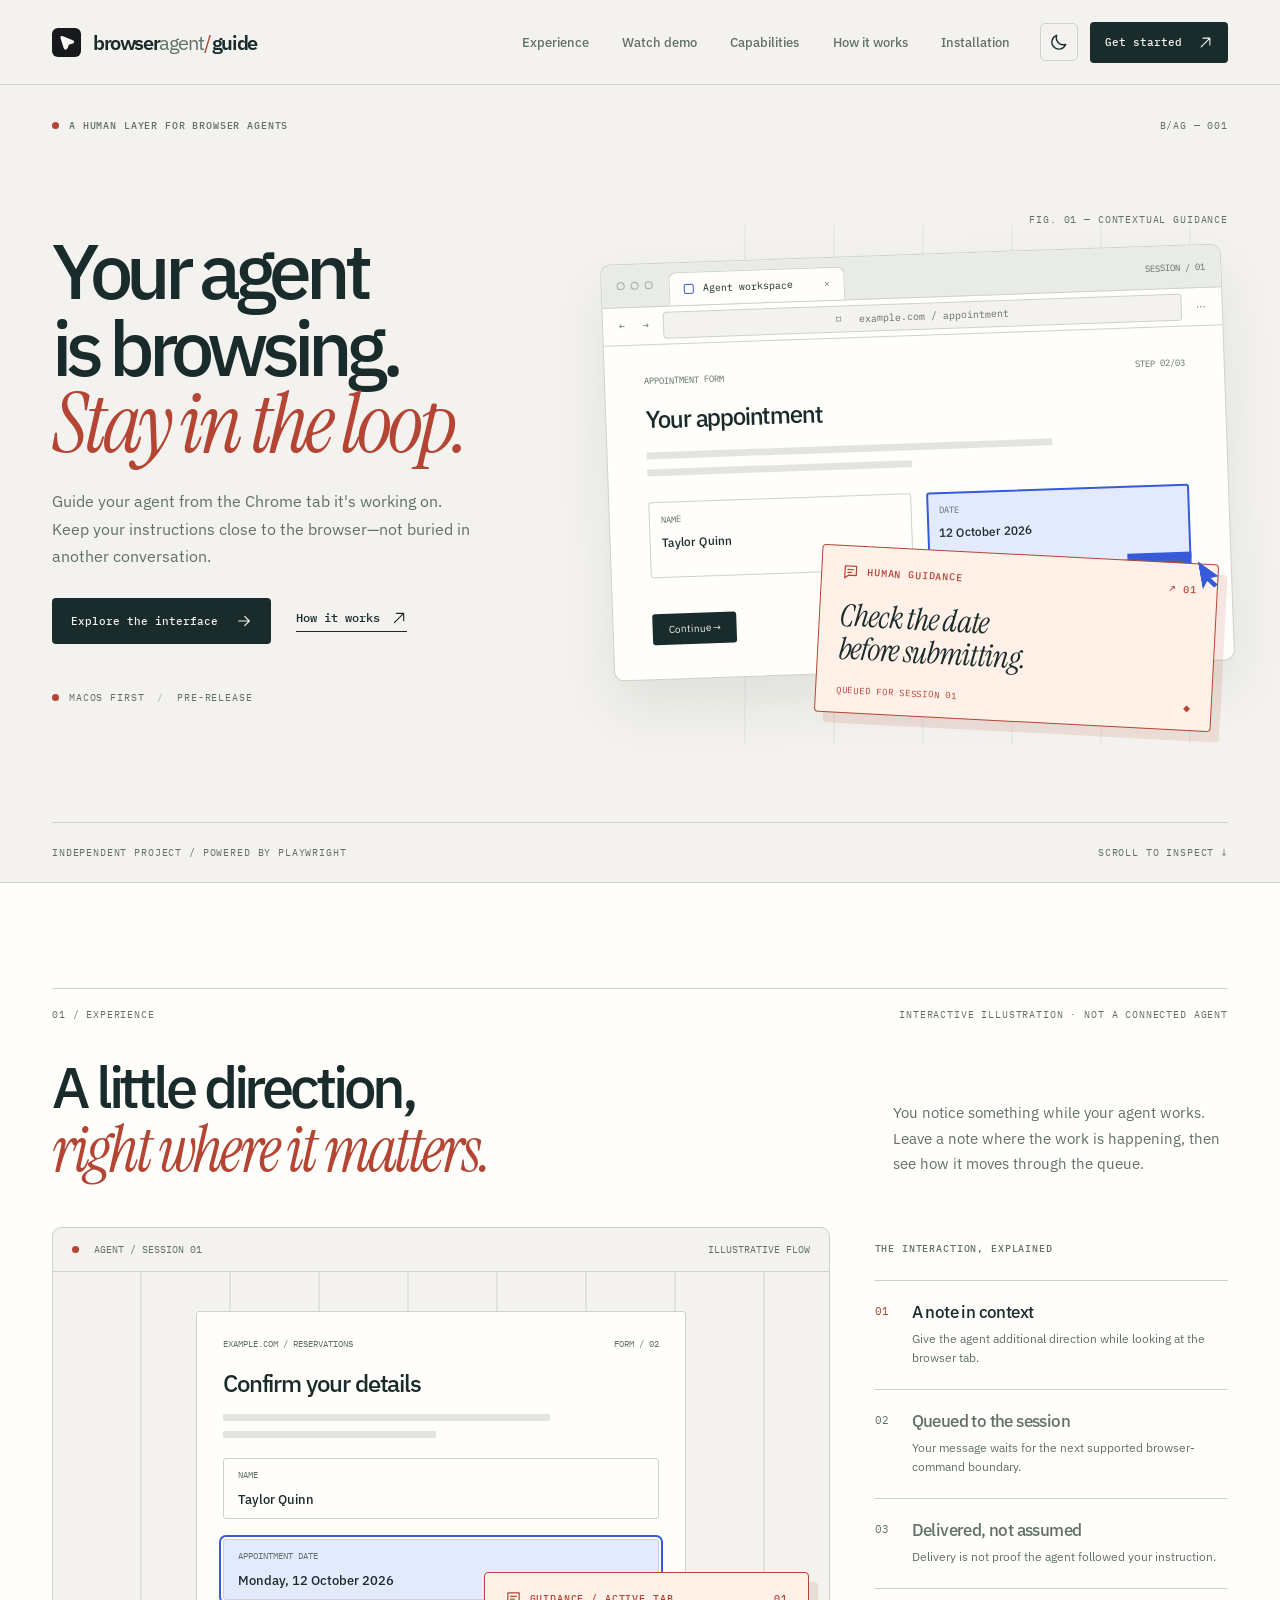
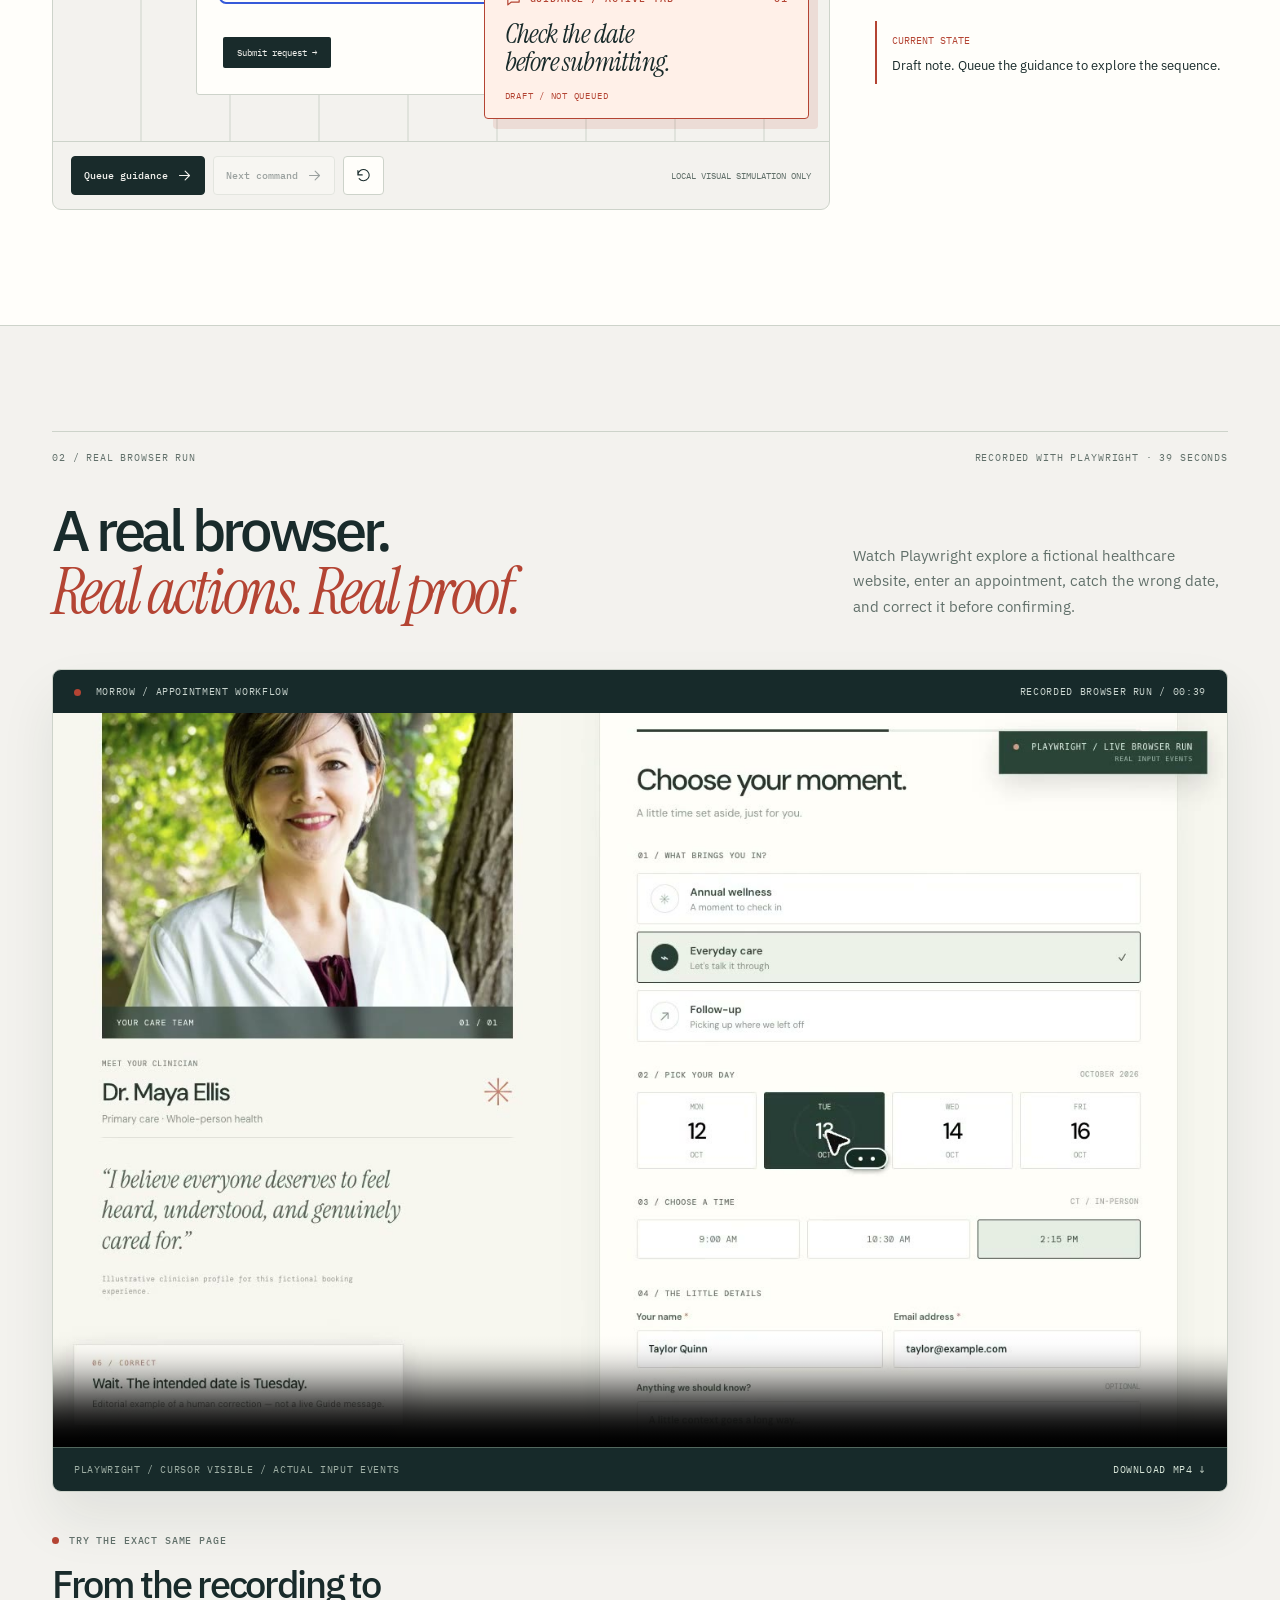
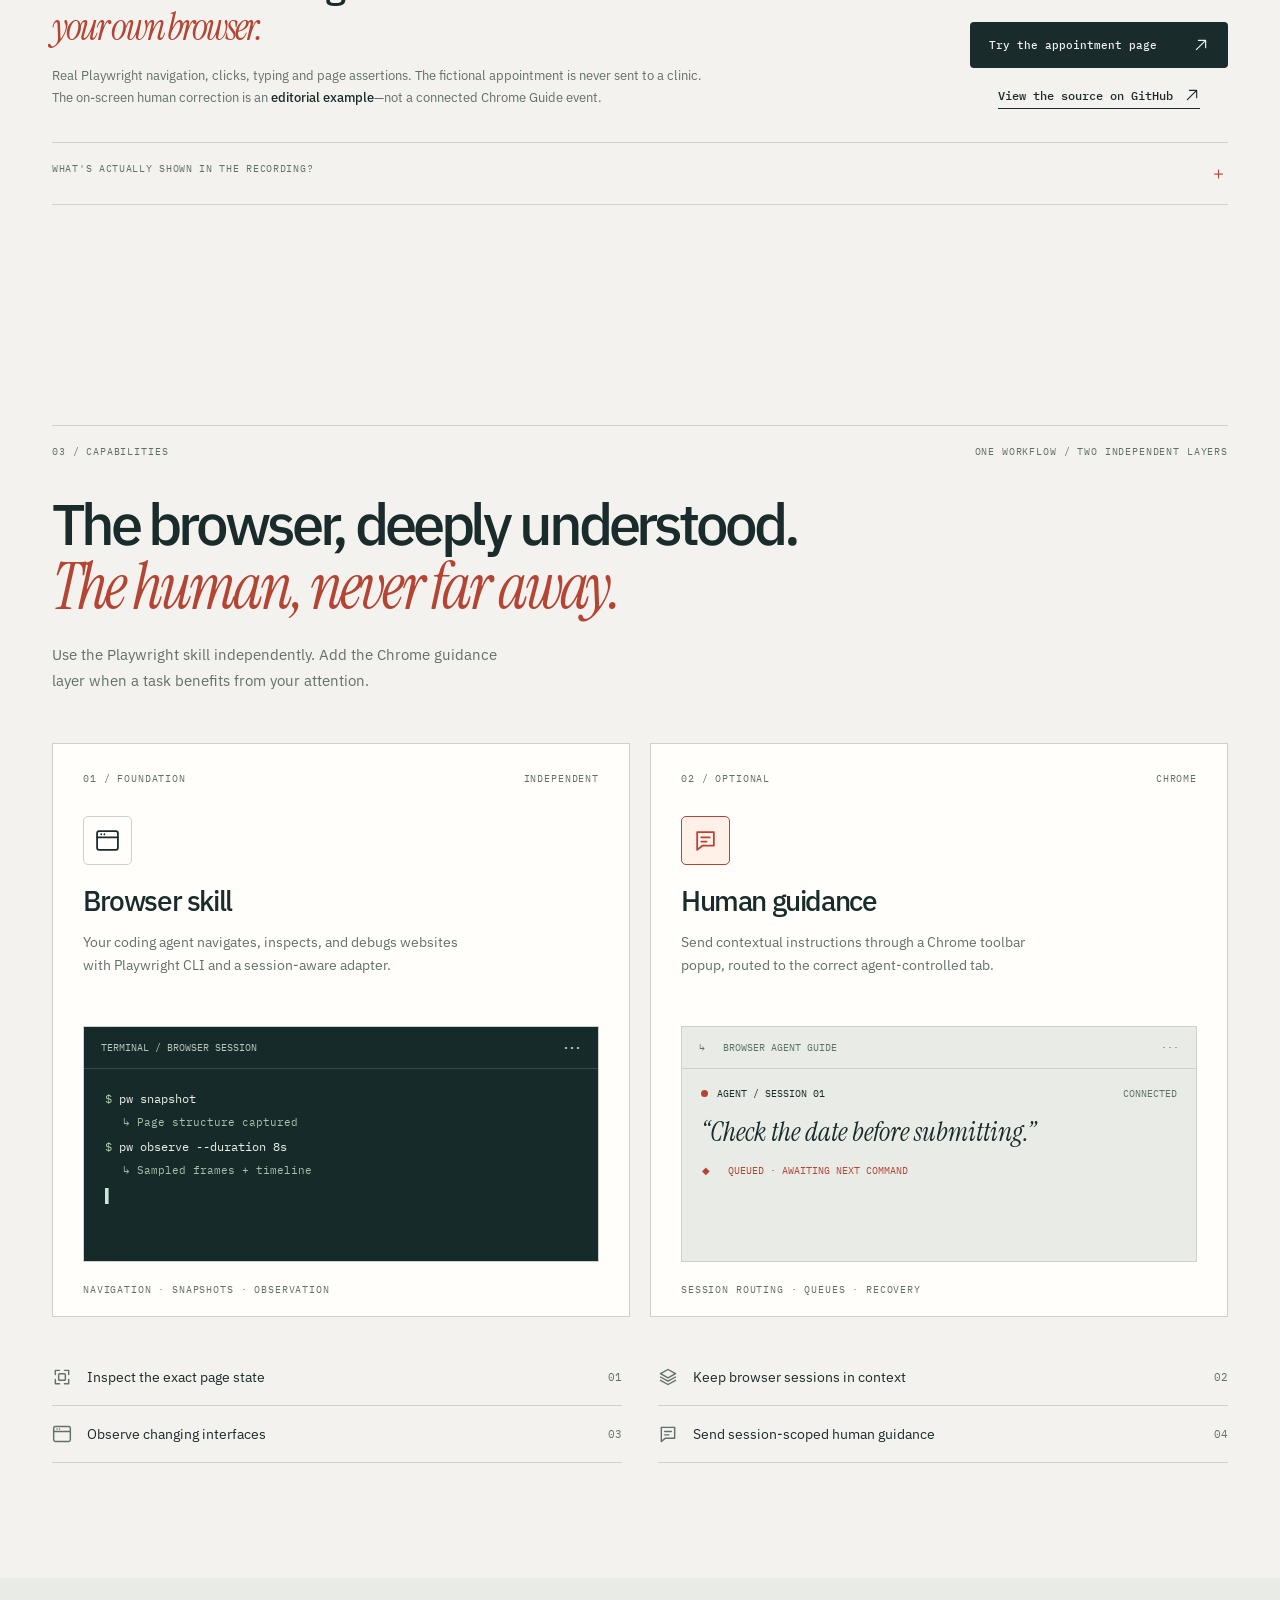
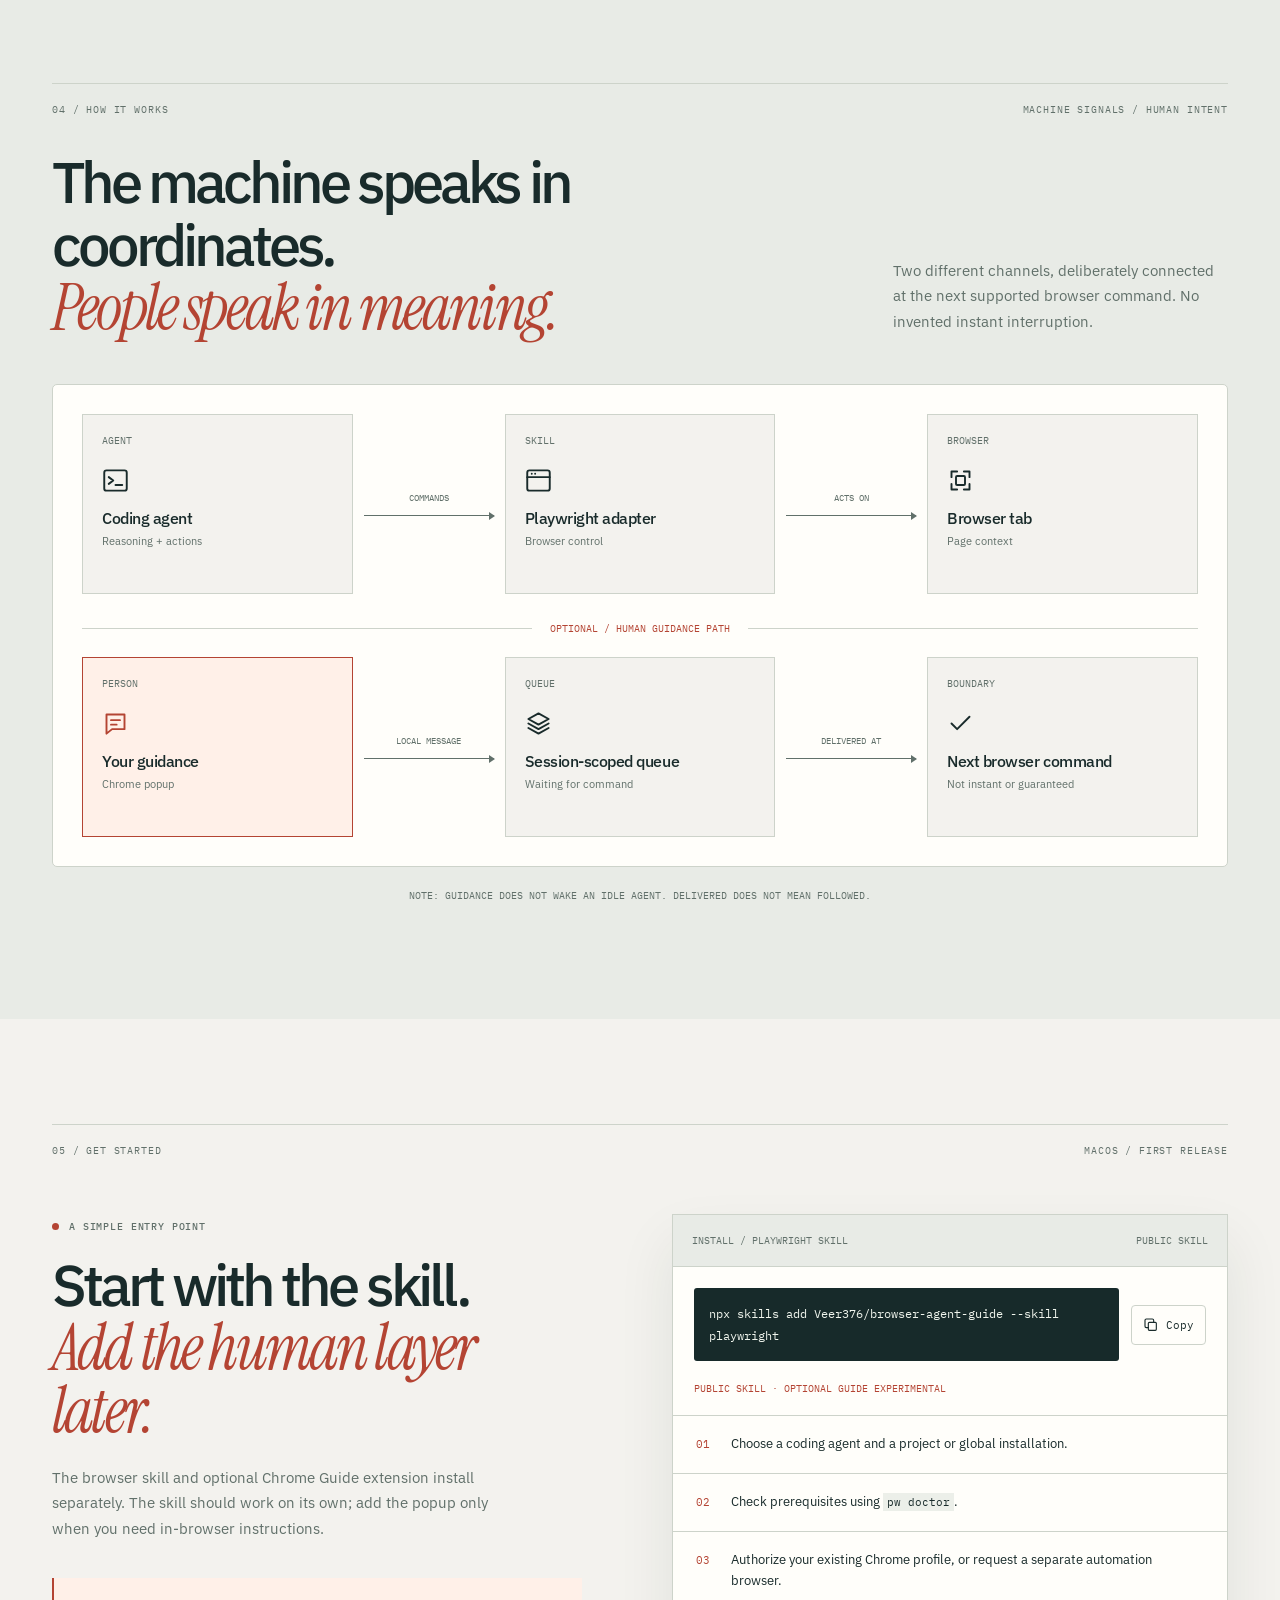
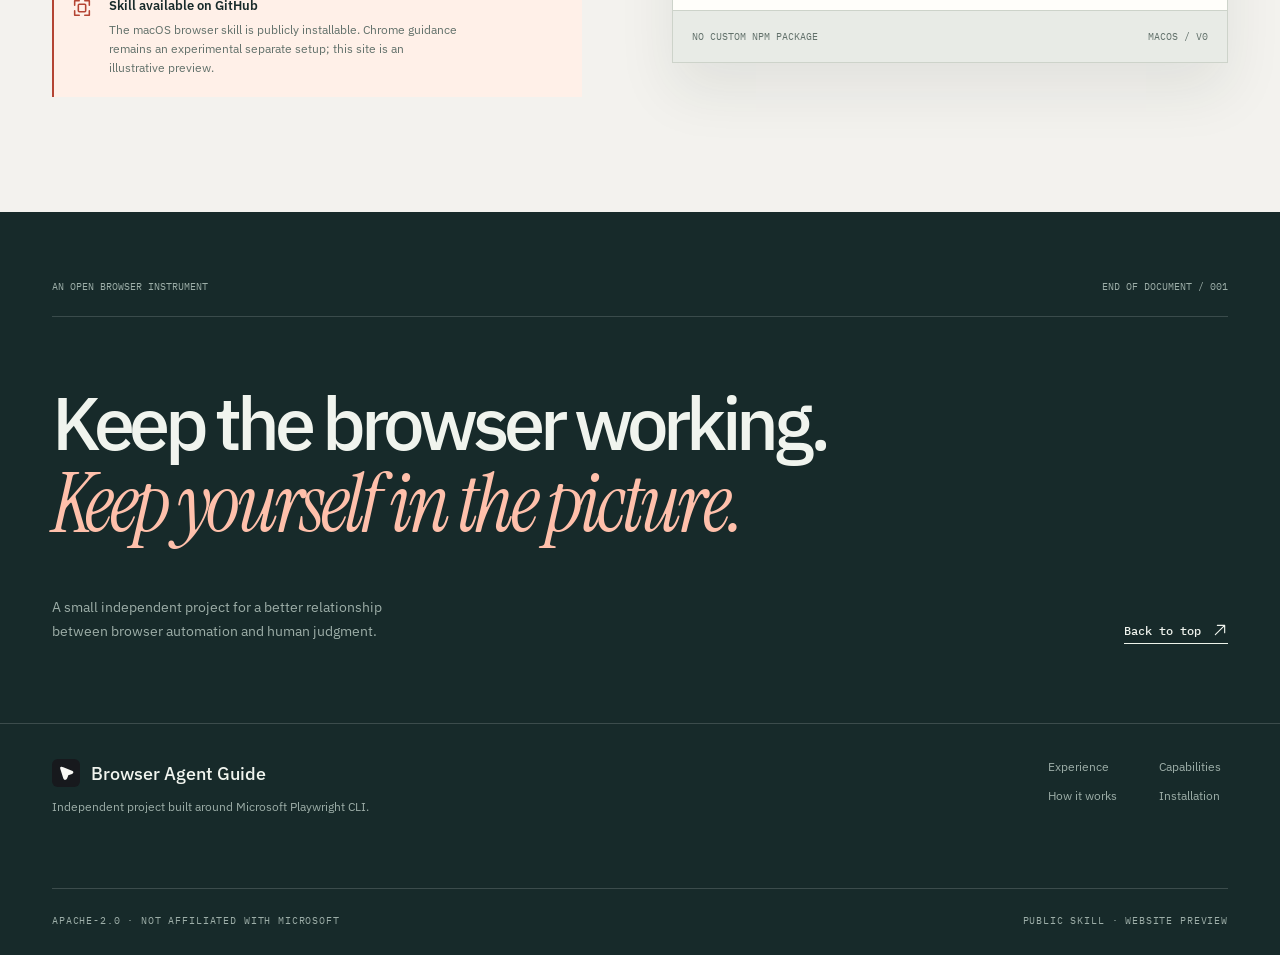
<file: website/index.html>
<!doctype html>
<html lang="en">
<head>
  <meta charset="utf-8">
  <meta name="viewport" content="width=device-width, initial-scale=1">
  <meta name="theme-color" content="#f3f2ee">
  <meta name="description" content="Guide your browser agent—right from Chrome. A Playwright-powered browser skill with optional human guidance, public skill on GitHub; optional Chrome guidance remains experimental.">
  <title>Browser Agent Guide — Stay in the loop</title>
  <link rel="icon" href="favicon.svg" type="image/svg+xml">
  <link rel="icon" href="favicon-32.png" type="image/png" sizes="32x32">
  <meta property="og:image" content="https://veer376.github.io/browser-agent-guide/social-icon.png">
  <link rel="preconnect" href="https://fonts.googleapis.com">
  <link rel="preconnect" href="https://fonts.gstatic.com" crossorigin>
  <link href="https://fonts.googleapis.com/css2?family=IBM+Plex+Mono:wght@400;500;600&family=IBM+Plex+Sans:wght@400;500;600;700&family=Instrument+Serif:ital@0;1&display=swap" rel="stylesheet">
  <link rel="stylesheet" href="styles.css">
  <script src="main.js" defer></script>
</head>
<body>
  <svg xmlns="http://www.w3.org/2000/svg" class="icon-defs" aria-hidden="true" focusable="false">
    <symbol id="arrow" viewBox="0 0 24 24"><path d="M4 12h16m-7-7 7 7-7 7"/></symbol>
    <symbol id="diagonal" viewBox="0 0 24 24"><path d="M5 19 19 5M8 5h11v11"/></symbol>
    <symbol id="copy" viewBox="0 0 24 24"><rect x="8" y="8" width="12" height="12" rx="1.5"/><path d="M16 8V5a2 2 0 0 0-2-2H5a2 2 0 0 0-2 2v9a2 2 0 0 0 2 2h3"/></symbol>
    <symbol id="check" viewBox="0 0 24 24"><path d="m4 12 5 5L20 6"/></symbol>
    <symbol id="refresh" viewBox="0 0 24 24"><path d="M3 11a9 9 0 1 1 2 6M3 4v7h7"/></symbol>
    <symbol id="message" viewBox="0 0 24 24"><path d="M4 4h16v13H9l-5 4V4Z"/><path d="M8 9h8M8 13h5"/></symbol>
    <symbol id="browser" viewBox="0 0 24 24"><rect x="2" y="3" width="20" height="18" rx="2"/><path d="M2 9h20M6 6h.01M9 6h.01"/></symbol>
    <symbol id="focus" viewBox="0 0 24 24"><path d="M4 9V4h5M15 4h5v5M20 15v5h-5M9 20H4v-5"/><rect x="8" y="8" width="8" height="8" rx="1"/></symbol>
    <symbol id="layers" viewBox="0 0 24 24"><path d="m12 3 9 5-9 5-9-5 9-5ZM3 12l9 5 9-5M3 16l9 5 9-5"/></symbol>
    <symbol id="terminal" viewBox="0 0 24 24"><rect x="2" y="3" width="20" height="18" rx="2"/><path d="m6 9 4 3-4 3m6 1h6"/></symbol>
    <symbol id="menu" viewBox="0 0 24 24"><path d="M4 7h16M4 12h16M4 17h16"/></symbol>
    <symbol id="close" viewBox="0 0 24 24"><path d="m5 5 14 14M19 5 5 19"/></symbol>
    <symbol id="sun" viewBox="0 0 24 24"><circle cx="12" cy="12" r="4"/><path d="M12 2v2m0 16v2M2 12h2m16 0h2M4.9 4.9l1.4 1.4m11.4 11.4 1.4 1.4m0-14.2-1.4 1.4M6.3 17.7l-1.4 1.4"/></symbol>
    <symbol id="moon" viewBox="0 0 24 24"><path d="M20 14.8A8.5 8.5 0 0 1 9.2 4a8.5 8.5 0 1 0 10.8 10.8Z"/></symbol>
  </svg>
  <a href="#main" class="skip-link">Skip to content</a>
  <header class="site-header" id="top">
    <div class="container header-inner">
      <a class="wordmark" href="#top" aria-label="Browser Agent Guide, home"><img class="mark" src="favicon.svg" alt="" aria-hidden="true"> browser<span>agent</span><b>/</b>guide</a>
      <nav class="nav-links" id="nav-links" aria-label="Main navigation"><a href="#experience">Experience</a><a href="#demo">Watch demo</a><a href="#capabilities">Capabilities</a><a href="#architecture">How it works</a><a href="#install">Installation</a></nav>
      <div class="header-actions"><button id="theme-toggle" class="icon-button theme-toggle" type="button" aria-label="Switch to dark palette" title="Toggle color palette"><svg class="icon moon" aria-hidden="true"><use href="#moon"/></svg><svg class="icon sun" aria-hidden="true"><use href="#sun"/></svg></button><a class="header-button" href="#install">Get started <svg class="icon" aria-hidden="true"><use href="#diagonal"/></svg></a><button id="menu-toggle" class="icon-button menu-toggle" type="button" aria-controls="nav-links" aria-expanded="false" aria-label="Open navigation"><svg class="icon menu-icon" aria-hidden="true"><use href="#menu"/></svg><svg class="icon close-icon" aria-hidden="true"><use href="#close"/></svg></button></div>
    </div>
  </header>
  <main id="main">
    <section class="hero container" aria-labelledby="hero-title">
      <div class="hero-label"><span class="eyebrow"><i class="small-dot"></i> A HUMAN LAYER FOR BROWSER AGENTS</span><span class="mono index-label">B/AG — 001</span></div>
      <div class="hero-grid"><div class="hero-copy"><h1 id="hero-title">Your agent<br>is browsing.<br><em>Stay in the loop.</em></h1><p>Guide your agent from the Chrome tab it's working on. Keep your instructions close to the browser—not buried in another conversation.</p><div class="hero-buttons"><a href="#experience" class="button primary">Explore the interface <svg class="icon" aria-hidden="true"><use href="#arrow"/></svg></a><a href="#architecture" class="link-arrow">How it works <svg class="icon" aria-hidden="true"><use href="#diagonal"/></svg></a></div><div class="hero-status mono"><span class="status-led"></span> macOS first <span class="slash">/</span> pre-release</div></div>
      <div class="hero-art"><div class="art-coordinate mono">FIG. 01 — CONTEXTUAL GUIDANCE</div><div class="browser-window hero-window"><div class="browser-toolbar"><span class="traffic" aria-hidden="true"><i></i><i></i><i></i></span><span class="window-tab mono"><i></i> Agent workspace <b>×</b></span><span class="window-session mono">SESSION / 01</span></div><div class="browser-url mono"><span aria-hidden="true">← &nbsp; →</span><span class="url-field">⌑ &nbsp; example.com / appointment</span><span aria-hidden="true">⋯</span></div><div class="browser-page"><div class="page-meta mono">APPOINTMENT FORM <span>STEP 02/03</span></div><h3>Your appointment</h3><div class="skeleton long"></div><div class="skeleton short"></div><div class="page-fields"><div><span class="mono">NAME</span><strong>Taylor Quinn</strong></div><div class="focus-field"><span class="mono">DATE</span><strong>12 October 2026</strong><span class="focus-tag mono">INPUT#DATE</span></div></div><div class="form-button">Continue →</div></div></div><div class="hero-note human-note"><div class="note-top mono"><svg class="icon" aria-hidden="true"><use href="#message"/></svg> HUMAN GUIDANCE <span>↗ 01</span></div><p>Check the date<br>before submitting.</p><div class="note-bottom mono">QUEUED FOR SESSION 01 <span>◆</span></div></div><div class="pointer" aria-hidden="true"></div></div></div>
      <div class="hero-bottom mono"><span>INDEPENDENT PROJECT / POWERED BY PLAYWRIGHT</span><span>SCROLL TO INSPECT ↓</span></div>
    </section>

    <section id="experience" class="experience section-space" aria-labelledby="experience-title"><div class="container"><div class="section-rule"><span class="mono">01 / EXPERIENCE</span><span class="mono section-aside">INTERACTIVE ILLUSTRATION · NOT A CONNECTED AGENT</span></div><div class="section-intro"><h2 id="experience-title">A little direction,<br><em>right where it matters.</em></h2><p>You notice something while your agent works. Leave a note where the work is happening, then see how it moves through the queue.</p></div><div class="experience-grid"><div class="demo-surface"><div class="demo-bar mono"><span><i class="status-led"></i> AGENT / SESSION 01</span><span>ILLUSTRATIVE FLOW</span></div><div class="demo-page"><div class="sample-app"><div class="sample-kicker mono">EXAMPLE.COM / RESERVATIONS <span>FORM / 02</span></div><h3>Confirm your details</h3><div class="skeleton long"></div><div class="skeleton short"></div><div class="sample-field"><span class="mono">NAME</span><strong>Taylor Quinn</strong></div><div class="sample-field sample-selected"><span class="mono">APPOINTMENT DATE</span><strong>Monday, 12 October 2026</strong><small class="mono">SELECTED / #DATE</small></div><div class="sample-button mono">Submit request →</div></div><div class="demo-note human-note" id="demo-note"><div class="note-top mono"><svg class="icon" aria-hidden="true"><use href="#message"/></svg> GUIDANCE / ACTIVE TAB<span>01</span></div><p>Check the date<br>before submitting.</p><div class="note-bottom mono" id="demo-note-status">DRAFT / NOT QUEUED</div></div></div><div class="demo-bottom"><div class="demo-buttons"><button id="demo-queue" type="button" class="demo-primary">Queue guidance <svg class="icon" aria-hidden="true"><use href="#arrow"/></svg></button><button id="demo-deliver" type="button" class="demo-secondary" disabled>Next command <svg class="icon" aria-hidden="true"><use href="#arrow"/></svg></button><button id="demo-reset" type="button" class="demo-reset" title="Reset illustration" aria-label="Reset illustration"><svg class="icon" aria-hidden="true"><use href="#refresh"/></svg></button></div><span class="mono demo-disclaimer">LOCAL VISUAL SIMULATION ONLY</span></div></div><aside class="demo-explainer"><span class="eyebrow">THE INTERACTION, EXPLAINED</span><div class="steps"><div id="step-draft" class="step active"><span class="mono">01</span><div><h3>A note in context</h3><p>Give the agent additional direction while looking at the browser tab.</p></div></div><div id="step-queued" class="step"><span class="mono">02</span><div><h3>Queued to the session</h3><p>Your message waits for the next supported browser-command boundary.</p></div></div><div id="step-delivered" class="step"><span class="mono">03</span><div><h3>Delivered, not assumed</h3><p>Delivery is not proof the agent followed your instruction.</p></div></div></div><div class="demo-readout" role="status" aria-live="polite"><span class="mono">CURRENT STATE</span><p id="demo-status">Draft note. Queue the guidance to explore the sequence.</p></div></aside></div></div></section>

    <section id="demo" class="showcase section-space" aria-labelledby="showcase-title">
      <div class="container">
        <div class="section-rule"><span class="mono">02 / REAL BROWSER RUN</span><span class="mono section-aside">RECORDED WITH PLAYWRIGHT · 39 SECONDS</span></div>
        <div class="section-intro showcase-intro"><h2 id="showcase-title">A real browser.<br><em>Real actions. Real proof.</em></h2><p>Watch Playwright explore a fictional healthcare website, enter an appointment, catch the wrong date, and correct it before confirming.</p></div>
        <div class="showcase-player">
          <div class="showcase-player-bar mono"><span><i class="status-led"></i> MORROW / APPOINTMENT WORKFLOW</span><span>RECORDED BROWSER RUN / 00:39</span></div>
          <video id="appointment-video" class="showcase-video" controls playsinline preload="metadata" poster="media/appointment-playwright-poster.jpg" aria-describedby="showcase-disclaimer">
            <source src="media/appointment-playwright.mp4" type="video/mp4">
            Your browser cannot play this video. <a href="media/appointment-playwright.mp4">Open the MP4 recording</a> instead.
          </video>
          <div class="showcase-player-bar showcase-video-footer mono"><span>PLAYWRIGHT / CURSOR VISIBLE / ACTUAL INPUT EVENTS</span><a href="media/appointment-playwright.mp4" download="browser-agent-guide-appointment-demo.mp4">DOWNLOAD MP4 ↓</a></div>
        </div>
        <div class="showcase-bottom">
          <div><span class="eyebrow"><i class="small-dot"></i> TRY THE EXACT SAME PAGE</span><h3>From the recording to<br><em>your own browser.</em></h3><p id="showcase-disclaimer">Real Playwright navigation, clicks, typing and page assertions. The fictional appointment is never sent to a clinic. The on-screen human correction is an <strong>editorial example</strong>—not a connected Chrome Guide event.</p></div>
          <div class="showcase-buttons"><a href="appointment-demo/" class="button primary">Try the appointment page <svg class="icon" aria-hidden="true"><use href="#diagonal"/></svg></a><a href="https://github.com/Veer376/browser-agent-guide" class="link-arrow">View the source on GitHub <svg class="icon" aria-hidden="true"><use href="#diagonal"/></svg></a></div>
        </div>
        <details class="showcase-details"><summary class="mono">WHAT'S ACTUALLY SHOWN IN THE RECORDING? <span aria-hidden="true">＋</span></summary><p>Playwright inspects the heading, navigates to the booking form, selects a visit and time, types fictional patient information, verifies the selected date, changes Monday 12 October to Tuesday 13 October, reviews the updated state and confirms a practice appointment. The cursor graphic and labels are recording overlays. The separate Chrome Guide extension was not exercised in this recording.</p></details>
      </div>
    </section>

    <section id="capabilities" class="capabilities container section-space" aria-labelledby="capabilities-title"><div class="section-rule"><span class="mono">03 / CAPABILITIES</span><span class="mono section-aside">ONE WORKFLOW / TWO INDEPENDENT LAYERS</span></div><div class="section-intro wide"><h2 id="capabilities-title">The browser, deeply understood.<br><em>The human, never far away.</em></h2><p>Use the Playwright skill independently. Add the Chrome guidance layer when a task benefits from your attention.</p></div><div class="feature-grid"><article class="feature-card feature-skill"><div class="feature-overline mono"><span>01 / FOUNDATION</span><span>INDEPENDENT</span></div><div class="feature-icon"><svg class="icon" aria-hidden="true"><use href="#browser"/></svg></div><h3>Browser skill</h3><p>Your coding agent navigates, inspects, and debugs websites with Playwright CLI and a session-aware adapter.</p><div class="terminal-card"><div class="terminal-heading mono"><span>TERMINAL / BROWSER SESSION</span><span>•••</span></div><div class="terminal-content mono"><div><span>$</span> pw snapshot</div><div class="terminal-success">↳ Page structure captured</div><div><span>$</span> pw observe --duration 8s</div><div class="terminal-success">↳ Sampled frames + timeline</div><div class="terminal-cursor">▌</div></div></div><div class="feature-foot mono">NAVIGATION · SNAPSHOTS · OBSERVATION</div></article><article class="feature-card feature-guide"><div class="feature-overline mono"><span>02 / OPTIONAL</span><span>CHROME</span></div><div class="feature-icon human-icon"><svg class="icon" aria-hidden="true"><use href="#message"/></svg></div><h3>Human guidance</h3><p>Send contextual instructions through a Chrome toolbar popup, routed to the correct agent-controlled tab.</p><div class="extension-card"><div class="extension-head mono"><span>↳ &nbsp; BROWSER AGENT GUIDE</span><span>···</span></div><div class="extension-session mono"><i class="status-led"></i> AGENT / SESSION 01 <span>CONNECTED</span></div><blockquote>“Check the date before submitting.”</blockquote><div class="extension-queue mono">◆ &nbsp; QUEUED · AWAITING NEXT COMMAND</div></div><div class="feature-foot mono">SESSION ROUTING · QUEUES · RECOVERY</div></article></div><div class="feature-index"><div><svg class="icon" aria-hidden="true"><use href="#focus"/></svg><span>Inspect the exact page state</span><b class="mono">01</b></div><div><svg class="icon" aria-hidden="true"><use href="#layers"/></svg><span>Keep browser sessions in context</span><b class="mono">02</b></div><div><svg class="icon" aria-hidden="true"><use href="#browser"/></svg><span>Observe changing interfaces</span><b class="mono">03</b></div><div><svg class="icon" aria-hidden="true"><use href="#message"/></svg><span>Send session-scoped human guidance</span><b class="mono">04</b></div></div></section>

    <section id="architecture" class="architecture section-space" aria-labelledby="architecture-title"><div class="container"><div class="section-rule"><span class="mono">04 / HOW IT WORKS</span><span class="mono section-aside">MACHINE SIGNALS / HUMAN INTENT</span></div><div class="section-intro"><h2 id="architecture-title">The machine speaks in coordinates.<br><em>People speak in meaning.</em></h2><p>Two different channels, deliberately connected at the next supported browser command. No invented instant interruption.</p></div><div class="flow" role="group" aria-label="The agent runs the Playwright skill to control a browser; separately, the Chrome Guide popup queues instructions locally for delivery at a browser-command boundary."><div class="flow-row"><div class="flow-node"><small class="mono">AGENT</small><svg class="icon" aria-hidden="true"><use href="#terminal"/></svg><strong>Coding agent</strong><span>Reasoning + actions</span></div><div class="flow-connector mono"><span>COMMANDS</span><i></i></div><div class="flow-node"><small class="mono">SKILL</small><svg class="icon" aria-hidden="true"><use href="#browser"/></svg><strong>Playwright adapter</strong><span>Browser control</span></div><div class="flow-connector mono"><span>ACTS ON</span><i></i></div><div class="flow-node"><small class="mono">BROWSER</small><svg class="icon" aria-hidden="true"><use href="#focus"/></svg><strong>Browser tab</strong><span>Page context</span></div></div><div class="flow-separator mono"><span>OPTIONAL / HUMAN GUIDANCE PATH</span></div><div class="flow-row"><div class="flow-node human-flow"><small class="mono">PERSON</small><svg class="icon" aria-hidden="true"><use href="#message"/></svg><strong>Your guidance</strong><span>Chrome popup</span></div><div class="flow-connector mono"><span>LOCAL MESSAGE</span><i></i></div><div class="flow-node"><small class="mono">QUEUE</small><svg class="icon" aria-hidden="true"><use href="#layers"/></svg><strong>Session-scoped queue</strong><span>Waiting for command</span></div><div class="flow-connector mono"><span>DELIVERED AT</span><i></i></div><div class="flow-node"><small class="mono">BOUNDARY</small><svg class="icon" aria-hidden="true"><use href="#check"/></svg><strong>Next browser command</strong><span>Not instant or guaranteed</span></div></div></div><p class="flow-caveat mono">NOTE: GUIDANCE DOES NOT WAKE AN IDLE AGENT. DELIVERED DOES NOT MEAN FOLLOWED.</p></div></section>

    <section id="install" class="install container section-space" aria-labelledby="install-title"><div class="section-rule"><span class="mono">05 / GET STARTED</span><span class="mono section-aside">MACOS / FIRST RELEASE</span></div><div class="install-grid"><div class="install-copy"><span class="eyebrow"><i class="small-dot"></i> A SIMPLE ENTRY POINT</span><h2 id="install-title">Start with the skill.<br><em>Add the human layer later.</em></h2><p>The browser skill and optional Chrome Guide extension install separately. The skill should work on its own; add the popup only when you need in-browser instructions.</p><div class="release-note"><svg class="icon" aria-hidden="true"><use href="#focus"/></svg><div><strong>Skill available on GitHub</strong><span>The macOS browser skill is publicly installable. Chrome guidance remains an experimental separate setup; this site is an illustrative preview.</span></div></div></div><div class="install-panel"><div class="install-bar mono"><span>INSTALL / PLAYWRIGHT SKILL</span><span>PUBLIC SKILL</span></div><div class="install-command"><code id="install-command">npx skills add Veer376/browser-agent-guide --skill playwright</code><button id="copy-command" type="button" aria-label="Copy skill installation command"><svg class="icon" aria-hidden="true"><use href="#copy"/></svg><span>Copy</span></button></div><p class="copy-feedback mono" id="copy-feedback" role="status" aria-live="polite">PUBLIC SKILL · OPTIONAL GUIDE EXPERIMENTAL</p><div class="install-step"><span class="mono">01</span><p>Choose a coding agent and a project or global installation.</p></div><div class="install-step"><span class="mono">02</span><p>Check prerequisites using <code>pw doctor</code>.</p></div><div class="install-step"><span class="mono">03</span><p>Authorize your existing Chrome profile, or request a separate automation browser.</p></div><div class="install-footer mono"><span>NO CUSTOM NPM PACKAGE</span><span>MACOS / V0</span></div></div></div></section>

    <section class="closing"><div class="container"><div class="closing-meta mono"><span>AN OPEN BROWSER INSTRUMENT</span><span>END OF DOCUMENT / 001</span></div><h2>Keep the browser working.<br><em>Keep yourself in the picture.</em></h2><div class="closing-end"><p>A small independent project for a better relationship between browser automation and human judgment.</p><a href="#top" class="link-arrow">Back to top <svg class="icon" aria-hidden="true"><use href="#diagonal"/></svg></a></div></div></section>
  </main>
  <footer class="site-footer"><div class="container"><div class="footer-top"><div><div class="footer-brand"><img src="favicon.svg" width="28" height="28" alt="" aria-hidden="true"><strong>Browser Agent Guide</strong></div><p>Independent project built around Microsoft Playwright CLI.</p></div><nav aria-label="Footer navigation"><a href="#experience">Experience</a><a href="#capabilities">Capabilities</a><a href="#architecture">How it works</a><a href="#install">Installation</a></nav></div><div class="footer-bottom mono"><span>APACHE-2.0 · NOT AFFILIATED WITH MICROSOFT</span><span>PUBLIC SKILL · WEBSITE PREVIEW</span></div></div></footer>
</body>
</html>
</file>
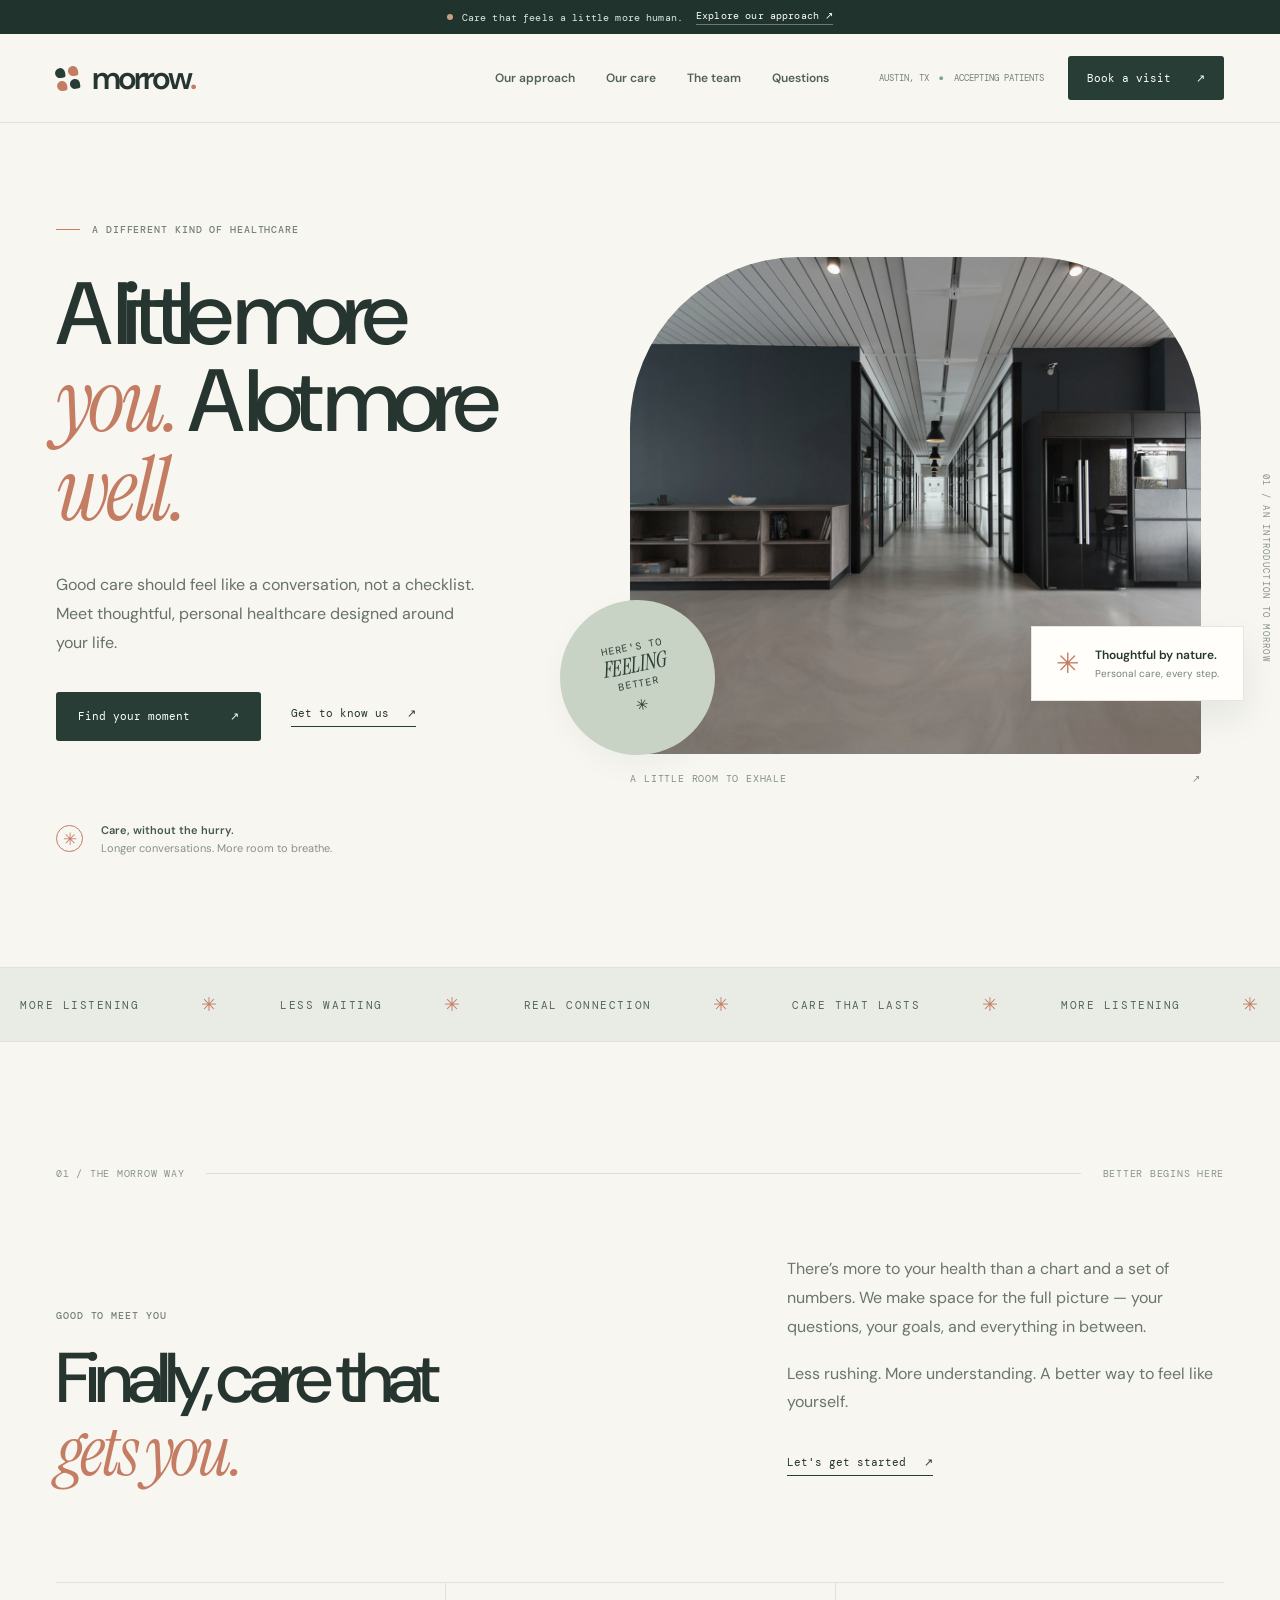
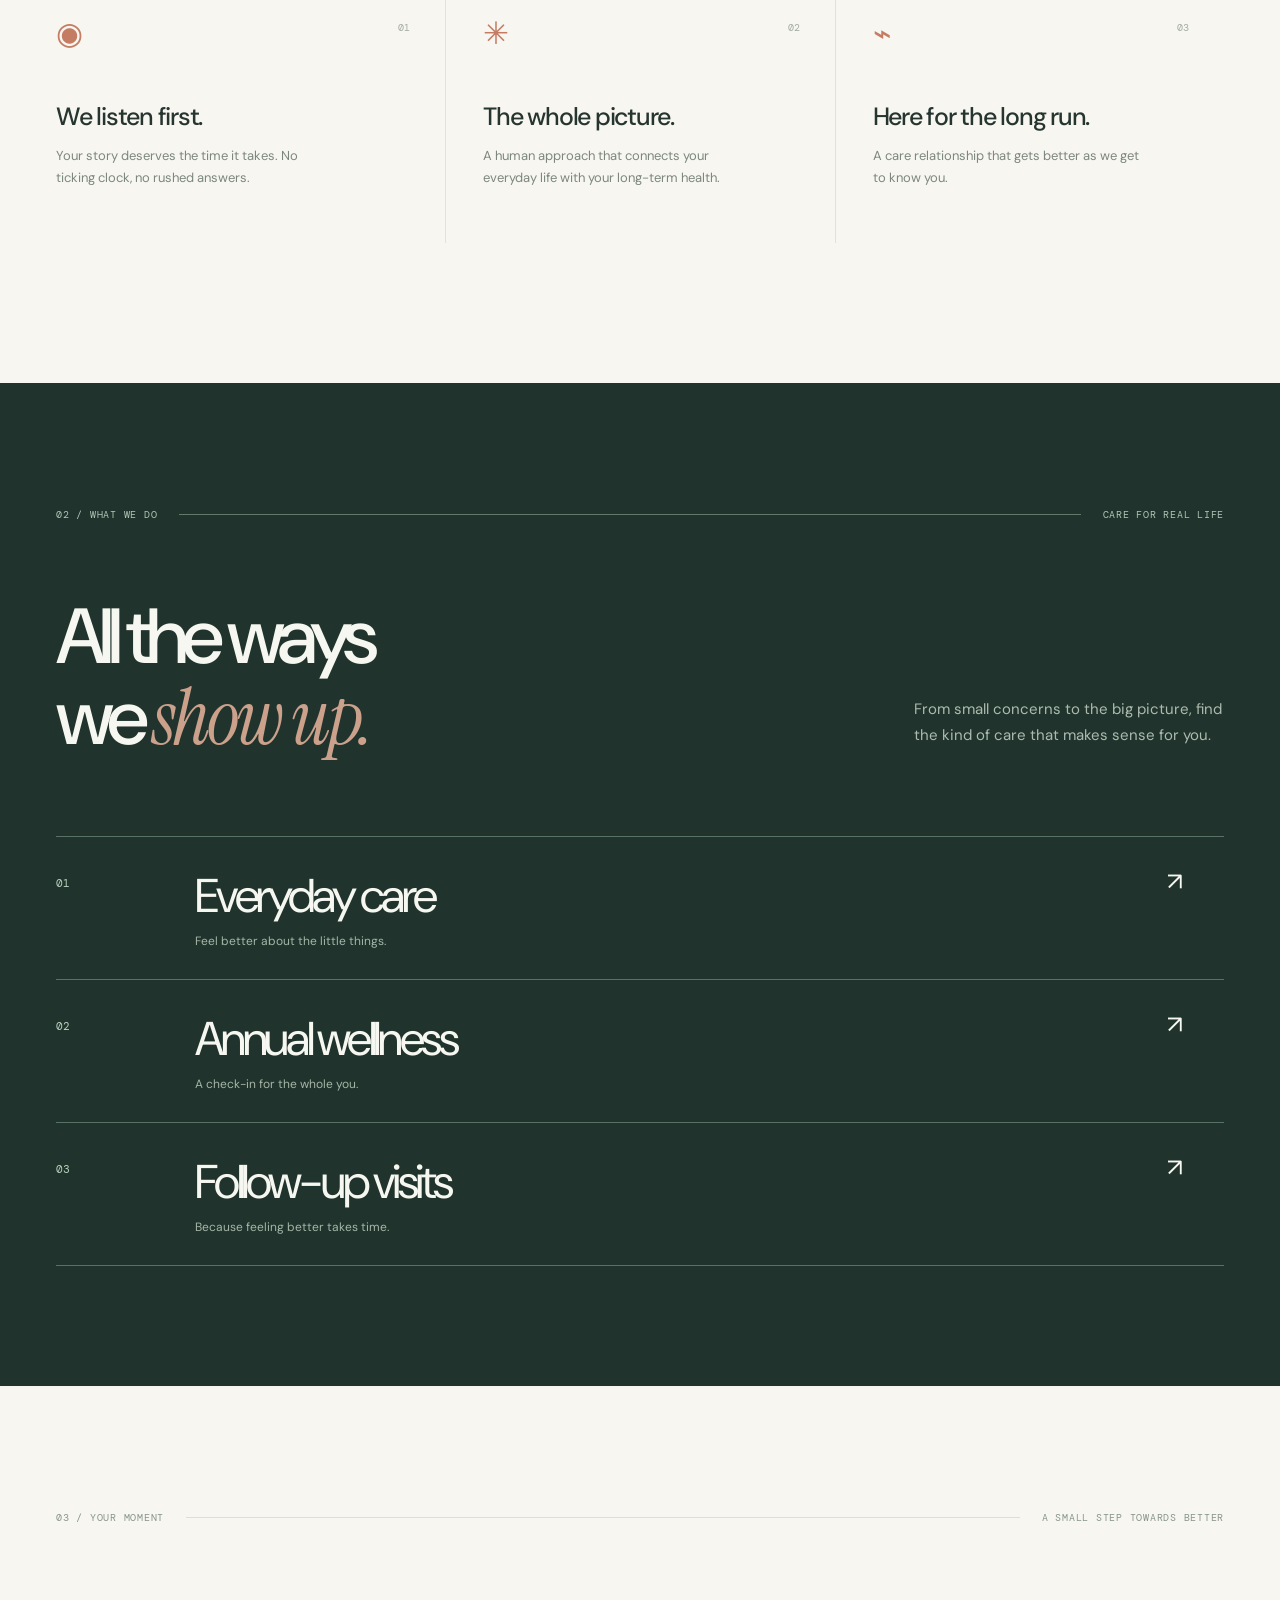
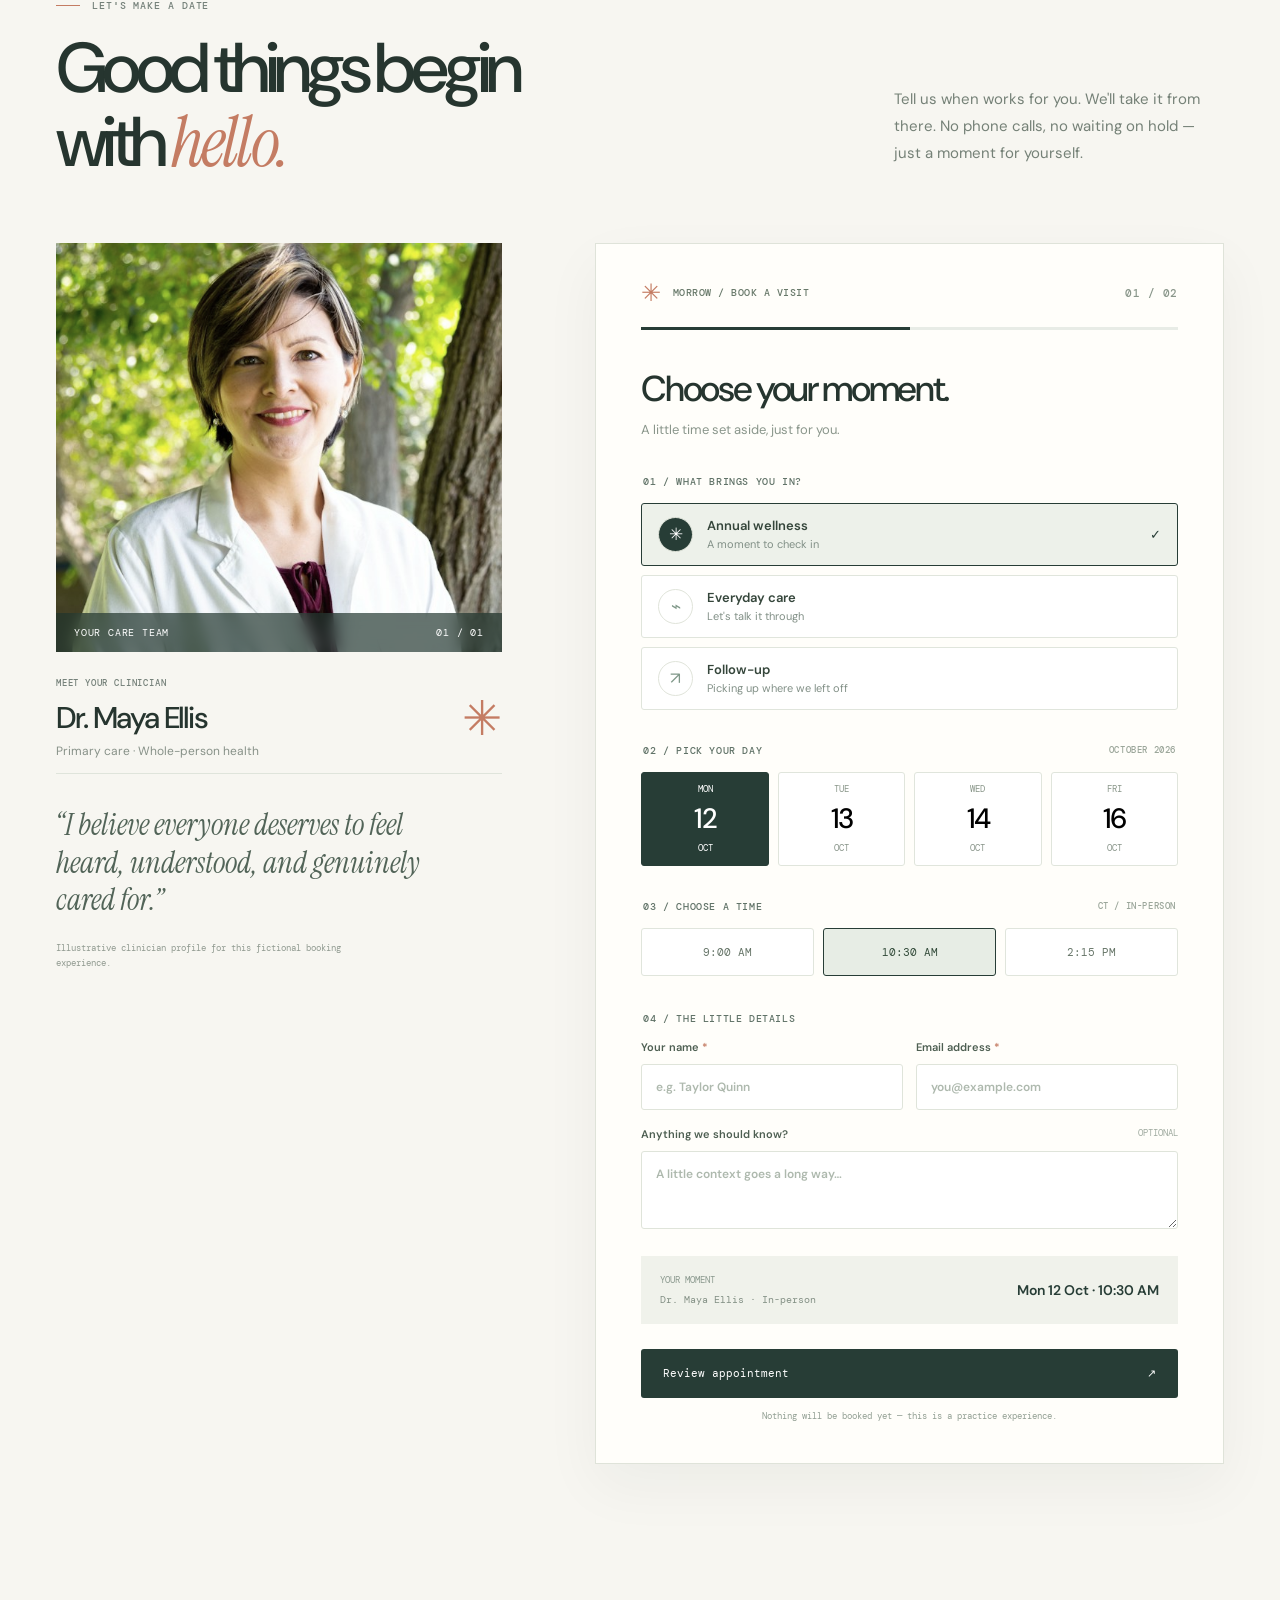
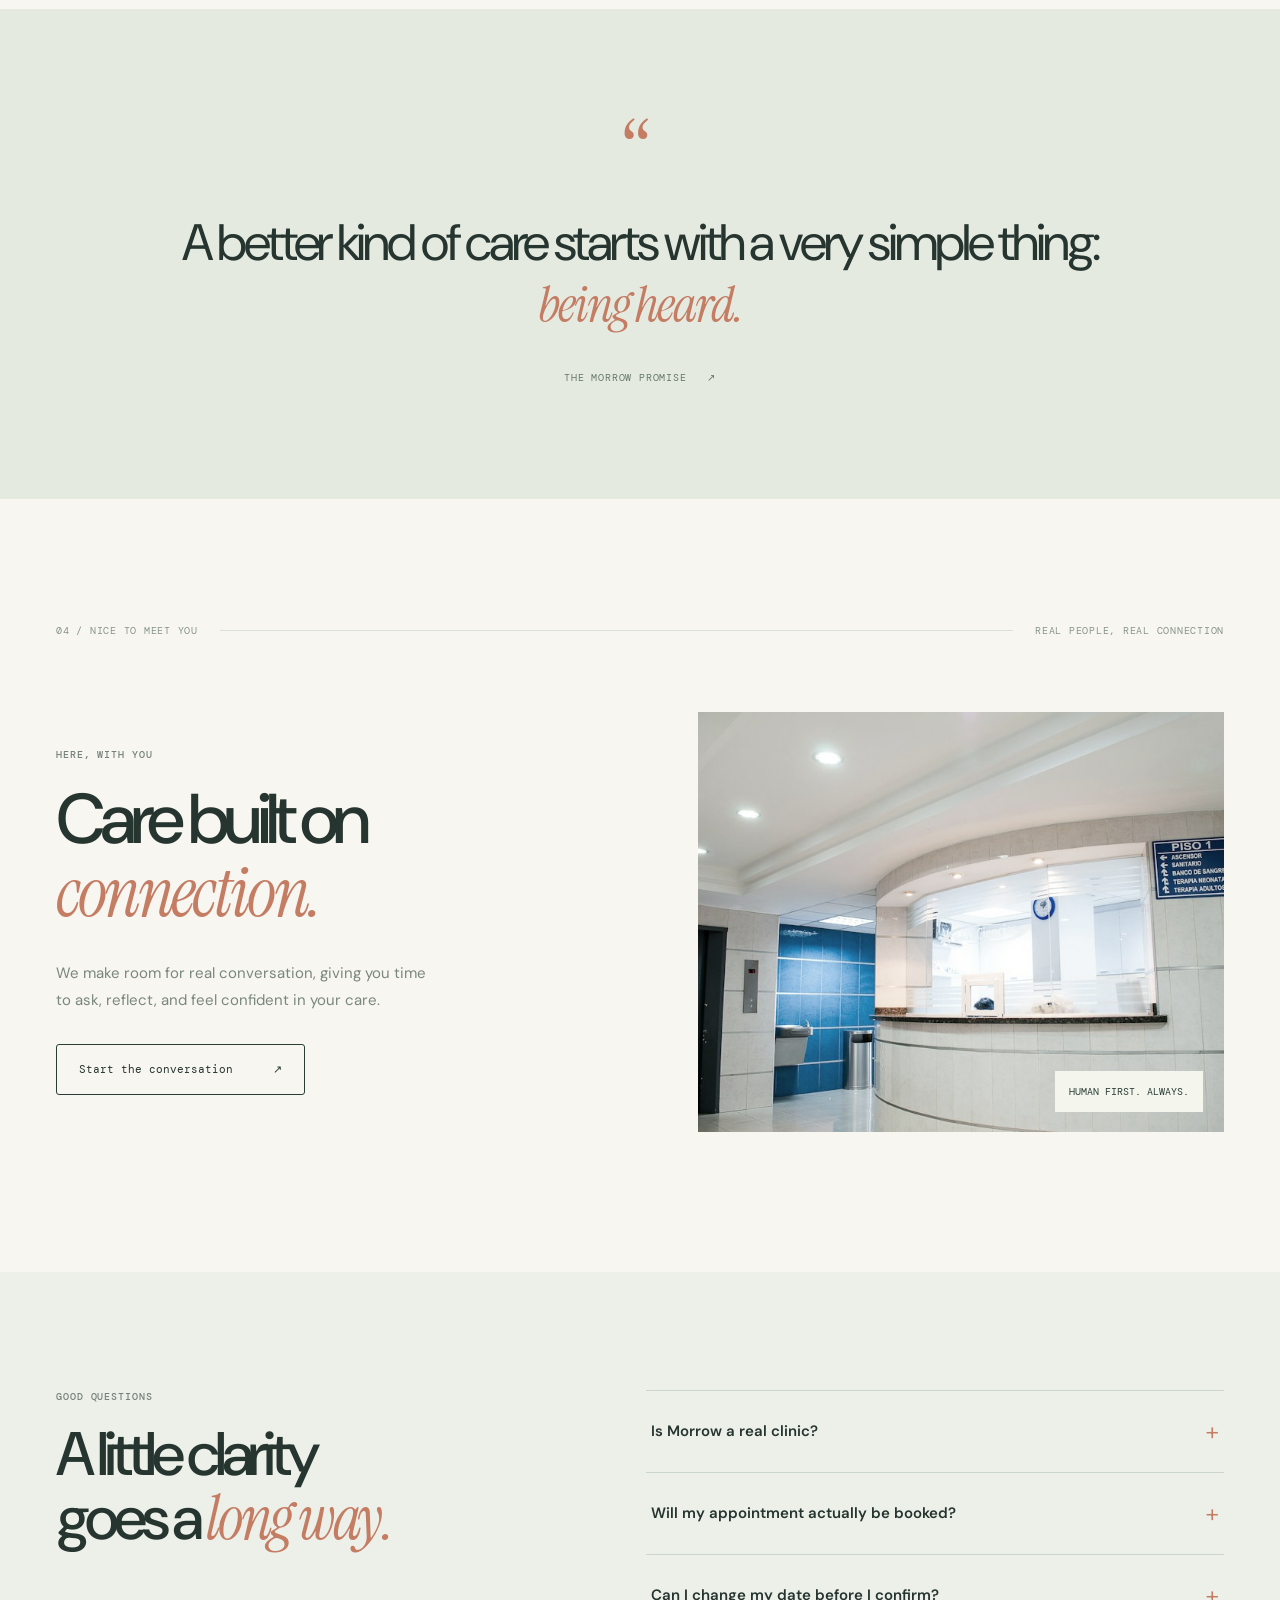
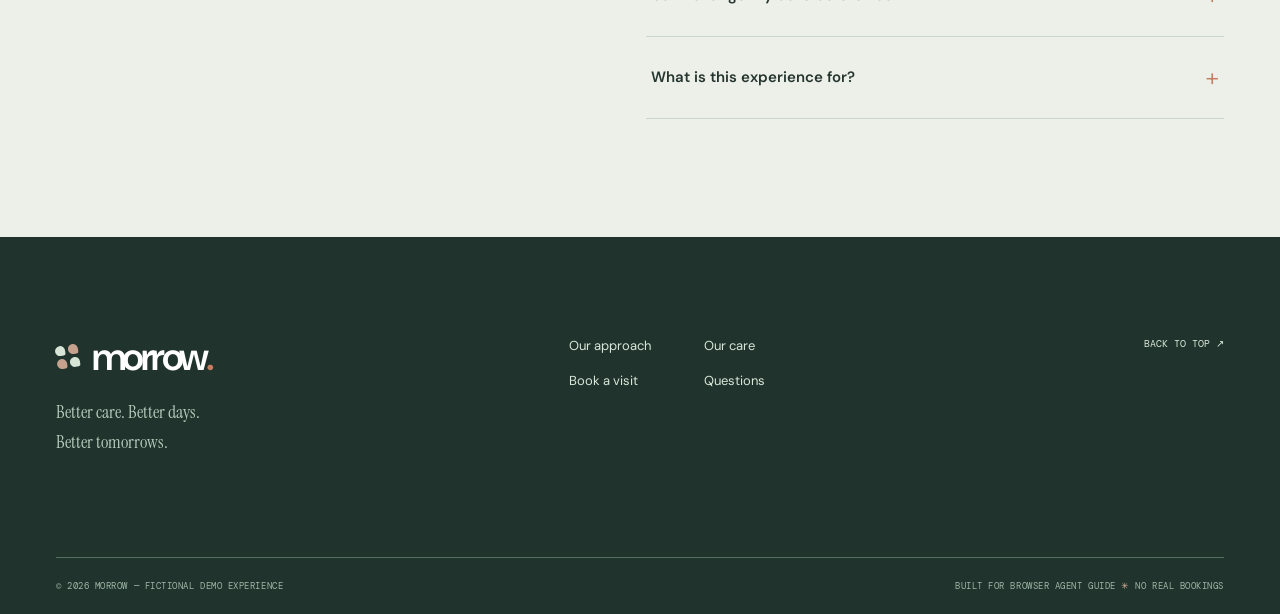
<file: website/appointment-demo/index.html>
<!doctype html>
<html lang="en">
<head>
  <meta charset="utf-8">
  <meta name="viewport" content="width=device-width, initial-scale=1">
  <meta name="theme-color" content="#f7f6f1">
  <meta name="description" content="Morrow — a fictional, interactive appointment booking experience for the Browser Agent Guide demonstration.">
  <title>Morrow — Thoughtful care, beautifully simple</title>
  <link rel="icon" href="../favicon.svg" type="image/svg+xml">
  <link rel="preconnect" href="https://fonts.googleapis.com">
  <link rel="preconnect" href="https://fonts.gstatic.com" crossorigin>
  <link href="https://fonts.googleapis.com/css2?family=DM+Sans:wght@400;500;600;700&family=DM+Mono:wght@400;500&family=Instrument+Serif:ital@0;1&display=swap" rel="stylesheet">
  <link rel="stylesheet" href="style.css">
  <script src="app.js" defer></script>
</head>
<body>
  <a class="skip-link" href="#main">Skip to main content</a>
  <div class="site-announcement"><span class="announcement-dot"></span> Care that feels a little more human. <a href="#our-approach">Explore our approach <span aria-hidden="true">↗</span></a></div>
  <header class="site-header" id="top">
    <div class="shell header-inner">
      <a class="brand" href="#top" aria-label="Morrow home"><span class="brand-symbol" aria-hidden="true"><i></i><i></i><i></i><i></i></span>morrow<span class="brand-dot">.</span></a>
      <nav class="site-nav" aria-label="Primary navigation" id="site-nav">
        <a href="#our-approach">Our approach</a>
        <a href="#care">Our care</a>
        <a href="#team">The team</a>
        <a href="#faqs">Questions</a>
      </nav>
      <div class="header-right"><span class="location">AUSTIN, TX <span class="location-dot">●</span> ACCEPTING PATIENTS</span><a class="nav-book" href="#book">Book a visit <span aria-hidden="true">↗</span></a></div>
      <button class="menu-button" type="button" id="menu-button" aria-label="Open navigation" aria-controls="site-nav" aria-expanded="false"><span></span><span></span></button>
    </div>
  </header>

  <main id="main">
    <section class="hero shell" aria-labelledby="hero-title">
      <div class="hero-copy">
        <p class="eyebrow"><span class="eyebrow-dash"></span> A DIFFERENT KIND OF HEALTHCARE</p>
        <h1 id="hero-title">A little more<br><em>you.</em> A lot more<br><em>well.</em></h1>
        <p class="hero-description">Good care should feel like a conversation, not a checklist. Meet thoughtful, personal healthcare designed around your life.</p>
        <div class="hero-actions"><a href="#book" class="button button-dark">Find your moment <span aria-hidden="true">↗</span></a><a href="#our-approach" class="text-link">Get to know us <span aria-hidden="true">↗</span></a></div>
        <div class="hero-footnote"><span class="line-ornament"></span><p><strong>Care, without the hurry.</strong><br>Longer conversations. More room to breathe.</p></div>
      </div>
      <div class="hero-visual">
        <div class="hero-photo-wrap"><img src="assets/clinic.jpg" alt="Thoughtfully designed, light-filled contemporary space" fetchpriority="high"></div>
        <div class="hero-image-caption">A LITTLE ROOM TO EXHALE <span>↗</span></div>
        <div class="hero-stamp" aria-hidden="true"><span>HERE'S TO<br><em>FEELING</em><br>BETTER</span><b>✳</b></div>
        <div class="hero-floating-card"><span class="mini-leaf" aria-hidden="true">✳</span><span><strong>Thoughtful by nature.</strong><small>Personal care, every step.</small></span></div>
      </div>
      <div class="hero-side-note" aria-hidden="true">01 / AN INTRODUCTION TO MORROW</div>
    </section>

    <section class="ticker" aria-label="Our values"><div class="ticker-track"><span>MORE LISTENING</span><b>✳</b><span>LESS WAITING</span><b>✳</b><span>REAL CONNECTION</span><b>✳</b><span>CARE THAT LASTS</span><b>✳</b><span>MORE LISTENING</span><b>✳</b></div></section>

    <section class="approach shell section-spacing" id="our-approach" aria-labelledby="approach-title">
      <div class="section-heading"><span class="section-number">01 / THE MORROW WAY</span><span class="section-rule"></span><span class="section-aside">BETTER BEGINS HERE</span></div>
      <div class="approach-layout">
        <div><p class="eyebrow">GOOD TO MEET YOU</p><h2 id="approach-title">Finally, care that<br><em>gets you.</em></h2></div>
        <div class="approach-detail"><p>There’s more to your health than a chart and a set of numbers. We make space for the full picture — your questions, your goals, and everything in between.</p><p>Less rushing. More understanding. A better way to feel like yourself.</p><a href="#book" class="text-link">Let's get started <span aria-hidden="true">↗</span></a></div>
      </div>
      <div class="value-grid">
        <article><span class="value-icon">◉</span><span class="value-number">01</span><h3>We listen first.</h3><p>Your story deserves the time it takes. No ticking clock, no rushed answers.</p></article>
        <article><span class="value-icon">✳</span><span class="value-number">02</span><h3>The whole picture.</h3><p>A human approach that connects your everyday life with your long-term health.</p></article>
        <article><span class="value-icon">⌁</span><span class="value-number">03</span><h3>Here for the long run.</h3><p>A care relationship that gets better as we get to know you.</p></article>
      </div>
    </section>

    <section class="care-section" id="care" aria-labelledby="care-title">
      <div class="shell care-inner"><div class="section-heading invert"><span class="section-number">02 / WHAT WE DO</span><span class="section-rule"></span><span class="section-aside">CARE FOR REAL LIFE</span></div>
        <div class="care-head"><h2 id="care-title">All the ways<br>we <em>show up.</em></h2><p>From small concerns to the big picture, find the kind of care that makes sense for you.</p></div>
        <div class="care-items">
          <a href="#book" class="care-item"><span class="care-item-number">01</span><span><strong>Everyday care</strong><small>Feel better about the little things.</small></span><span class="care-arrow">↗</span></a>
          <a href="#book" class="care-item"><span class="care-item-number">02</span><span><strong>Annual wellness</strong><small>A check-in for the whole you.</small></span><span class="care-arrow">↗</span></a>
          <a href="#book" class="care-item"><span class="care-item-number">03</span><span><strong>Follow-up visits</strong><small>Because feeling better takes time.</small></span><span class="care-arrow">↗</span></a>
        </div>
      </div>
    </section>

    <section class="booking-section shell section-spacing" id="book" aria-labelledby="booking-title">
      <div class="section-heading"><span class="section-number">03 / YOUR MOMENT</span><span class="section-rule"></span><span class="section-aside">A SMALL STEP TOWARDS BETTER</span></div>
      <div class="booking-heading"><div><p class="eyebrow"><span class="eyebrow-dash"></span> LET'S MAKE A DATE</p><h2 id="booking-title">Good things begin<br>with <em>hello.</em></h2></div><p>Tell us when works for you. We'll take it from there. No phone calls, no waiting on hold — just a moment for yourself.</p></div>
      <div class="booking-grid">
        <aside class="booking-aside">
          <div class="doctor-photo"><img src="assets/doctor.jpg" alt="Illustrative portrait of a healthcare professional" loading="lazy"><div class="doctor-caption"><span>YOUR CARE TEAM</span><span>01 / 01</span></div></div>
          <div class="doctor-description"><div><span class="eyebrow">MEET YOUR CLINICIAN</span><h3>Dr. Maya Ellis</h3><p>Primary care · Whole-person health</p></div><span class="star-symbol" aria-hidden="true">✳</span></div>
          <blockquote>“I believe everyone deserves to feel heard, understood, and genuinely cared for.”</blockquote>
          <p class="doctor-disclaimer">Illustrative clinician profile for this fictional booking experience.</p>
        </aside>
        <div class="booking-card">
          <div class="card-top"><div class="card-brand"><span class="card-flower">✳</span><span>MORROW / BOOK A VISIT</span></div><span class="card-counter" id="card-counter">01 / 02</span></div>
          <div class="progress" aria-label="Booking progress"><div class="progress-bar" id="progress-bar"></div></div>
          <form id="booking-form" novalidate>
            <div id="booking-step">
              <h3>Choose your moment.</h3><p class="card-subtitle">A little time set aside, just for you.</p>
              <fieldset class="field-group" id="visit-group"><legend>01 / WHAT BRINGS YOU IN?</legend>
                <div class="visit-types">
                  <button class="visit-type is-selected" type="button" data-visit="Annual wellness" aria-pressed="true"><span class="visit-icon">✳</span><span><strong>Annual wellness</strong><small>A moment to check in</small></span><span class="selected-check">✓</span></button>
                  <button class="visit-type" type="button" data-visit="Everyday care" aria-pressed="false"><span class="visit-icon">⌁</span><span><strong>Everyday care</strong><small>Let's talk it through</small></span><span class="selected-check">✓</span></button>
                  <button class="visit-type" type="button" data-visit="Follow-up" aria-pressed="false"><span class="visit-icon">↗</span><span><strong>Follow-up</strong><small>Picking up where we left off</small></span><span class="selected-check">✓</span></button>
                </div>
              </fieldset>
              <fieldset class="field-group" id="date-group"><legend>02 / PICK YOUR DAY <span>OCTOBER 2026</span></legend>
                <div class="date-grid">
                  <button class="date-option is-selected" type="button" data-date="2026-10-12" aria-pressed="true"><span>MON</span><strong>12</strong><small>OCT</small></button>
                  <button class="date-option" type="button" data-date="2026-10-13" aria-pressed="false"><span>TUE</span><strong>13</strong><small>OCT</small></button>
                  <button class="date-option" type="button" data-date="2026-10-14" aria-pressed="false"><span>WED</span><strong>14</strong><small>OCT</small></button>
                  <button class="date-option" type="button" data-date="2026-10-16" aria-pressed="false"><span>FRI</span><strong>16</strong><small>OCT</small></button>
                </div>
              </fieldset>
              <fieldset class="field-group time-group" id="time-group"><legend>03 / CHOOSE A TIME <span>CT / IN-PERSON</span></legend>
                <div class="time-grid">
                  <button class="time-option" type="button" data-time="9:00 AM" aria-pressed="false">9:00 AM</button>
                  <button class="time-option is-selected" type="button" data-time="10:30 AM" aria-pressed="true">10:30 AM</button>
                  <button class="time-option" type="button" data-time="2:15 PM" aria-pressed="false">2:15 PM</button>
                </div>
              </fieldset>
              <fieldset class="field-group details-group"><legend>04 / THE LITTLE DETAILS</legend>
                <div class="input-row">
                  <label for="patient-name">Your name <span>*</span><input id="patient-name" name="name" type="text" autocomplete="name" placeholder="e.g. Taylor Quinn" minlength="2" maxlength="80" required></label>
                  <label for="patient-email">Email address <span>*</span><input id="patient-email" name="email" type="email" autocomplete="email" placeholder="you@example.com" required></label>
                </div>
                <label for="patient-note" class="note-label">Anything we should know? <span>OPTIONAL</span><textarea id="patient-note" name="note" placeholder="A little context goes a long way…" rows="3" maxlength="500"></textarea></label>
              </fieldset>
              <div class="booking-summary"><span>YOUR MOMENT</span><strong id="summary-line">Mon 12 Oct · 10:30 AM</strong><span class="summary-note">Dr. Maya Ellis · In-person</span></div>
              <div class="form-footer"><p id="form-error" class="form-error" role="alert" aria-live="polite"></p><button type="submit" class="button button-dark button-wide" id="review-button">Review appointment <span>↗</span></button><small>Nothing will be booked yet — this is a practice experience.</small></div>
            </div>
            <div id="review-step" hidden>
              <p class="eyebrow">ALMOST THERE</p><h3>Take one more look.</h3><p class="card-subtitle">The little details matter. Make sure everything looks right.</p>
              <div class="review-list">
                <div><span>VISIT TYPE</span><strong id="review-visit"></strong></div>
                <div><span>WHEN</span><strong id="review-date"></strong></div>
                <div><span>WITH</span><strong>Dr. Maya Ellis · In-person</strong></div>
                <div><span>FOR</span><strong id="review-person"></strong></div>
                <div><span>EMAIL</span><strong id="review-email"></strong></div>
              </div>
              <p class="review-reminder"><span>✳</span> A little reminder: it's always worth double-checking the date.</p>
              <div class="review-actions"><button type="button" class="text-button" id="edit-booking">← Change details</button><button type="button" id="confirm-booking" class="button button-dark">Confirm details <span>↗</span></button></div>
              <p class="practice-note">This is a demo form. No real clinic receives your information.</p>
            </div>
            <div id="confirmed-step" hidden aria-live="polite">
              <div class="confirmation-mark">✓</div><p class="eyebrow">ALL SET, FOR THE DEMO</p><h3>Here's to a<br><em>better tomorrow.</em></h3><p class="card-subtitle">You successfully completed the appointment flow.</p>
              <div class="confirmation-visit"><span>YOUR PRACTICE APPOINTMENT</span><strong id="confirmed-date"></strong><small id="confirmed-person"></small></div>
              <p class="practice-note">This is a fictional clinic and a local demonstration. No actual appointment was booked and no information was sent anywhere.</p>
              <button type="button" class="button button-dark button-wide" id="start-over">Make another practice booking <span>↗</span></button>
            </div>
          </form>
        </div>
      </div>
    </section>

    <section class="quote-band"><div class="shell quote-inner"><span class="quote-mark">“</span><blockquote>A better kind of care starts with a very simple thing: <em>being heard.</em></blockquote><span class="quote-signature">THE MORROW PROMISE &nbsp; ↗</span></div></section>

    <section class="team-section shell section-spacing" id="team"><div class="section-heading"><span class="section-number">04 / NICE TO MEET YOU</span><span class="section-rule"></span><span class="section-aside">REAL PEOPLE, REAL CONNECTION</span></div>
      <div class="team-grid"><div class="team-copy"><p class="eyebrow">HERE, WITH YOU</p><h2>Care built on<br><em>connection.</em></h2><p>We make room for real conversation, giving you time to ask, reflect, and feel confident in your care.</p><a href="#book" class="button button-outline">Start the conversation <span>↗</span></a></div><div class="team-image"><img src="assets/interior.jpg" loading="lazy" alt="A caring, supportive moment between people"><span>HUMAN FIRST. ALWAYS.</span></div></div>
    </section>

    <section class="faq-section" id="faqs"><div class="shell faq-grid"><div><p class="eyebrow">GOOD QUESTIONS</p><h2>A little clarity<br>goes a <em>long way.</em></h2></div><div class="faqs">
      <details><summary>Is Morrow a real clinic? <span>+</span></summary><p>No. Morrow is a fictional clinic created as a safe, realistic test environment for browser automation. You can try the entire booking flow without transmitting personal information.</p></details>
      <details><summary>Will my appointment actually be booked? <span>+</span></summary><p>No. The form runs entirely in this browser. Submitting it only shows a local confirmation screen.</p></details>
      <details><summary>Can I change my date before I confirm? <span>+</span></summary><p>Absolutely. Choose a day and time, enter your details, then use “Change details” from the review screen. Your entries remain available while you make changes.</p></details>
      <details><summary>What is this experience for? <span>+</span></summary><p>This practice booking page is a realistic target for the Browser Agent Guide Playwright skill: scrolling, clicking, inspecting, typing, verifying dates and testing outcomes.</p></details>
    </div></div></section>
  </main>

  <footer class="footer"><div class="shell"><div class="footer-top"><div><a class="brand footer-brand" href="#top"><span class="brand-symbol" aria-hidden="true"><i></i><i></i><i></i><i></i></span>morrow<span class="brand-dot">.</span></a><p>Better care. Better days.<br>Better tomorrows.</p></div><div class="footer-links"><a href="#our-approach">Our approach</a><a href="#care">Our care</a><a href="#book">Book a visit</a><a href="#faqs">Questions</a></div><a href="#top" class="back-to-top">BACK TO TOP ↗</a></div><div class="footer-bottom"><span>© 2026 MORROW — FICTIONAL DEMO EXPERIENCE</span><span>BUILT FOR BROWSER AGENT GUIDE <span class="asterisk">✳</span> NO REAL BOOKINGS</span></div></div></footer>
</body>
</html>
</file>
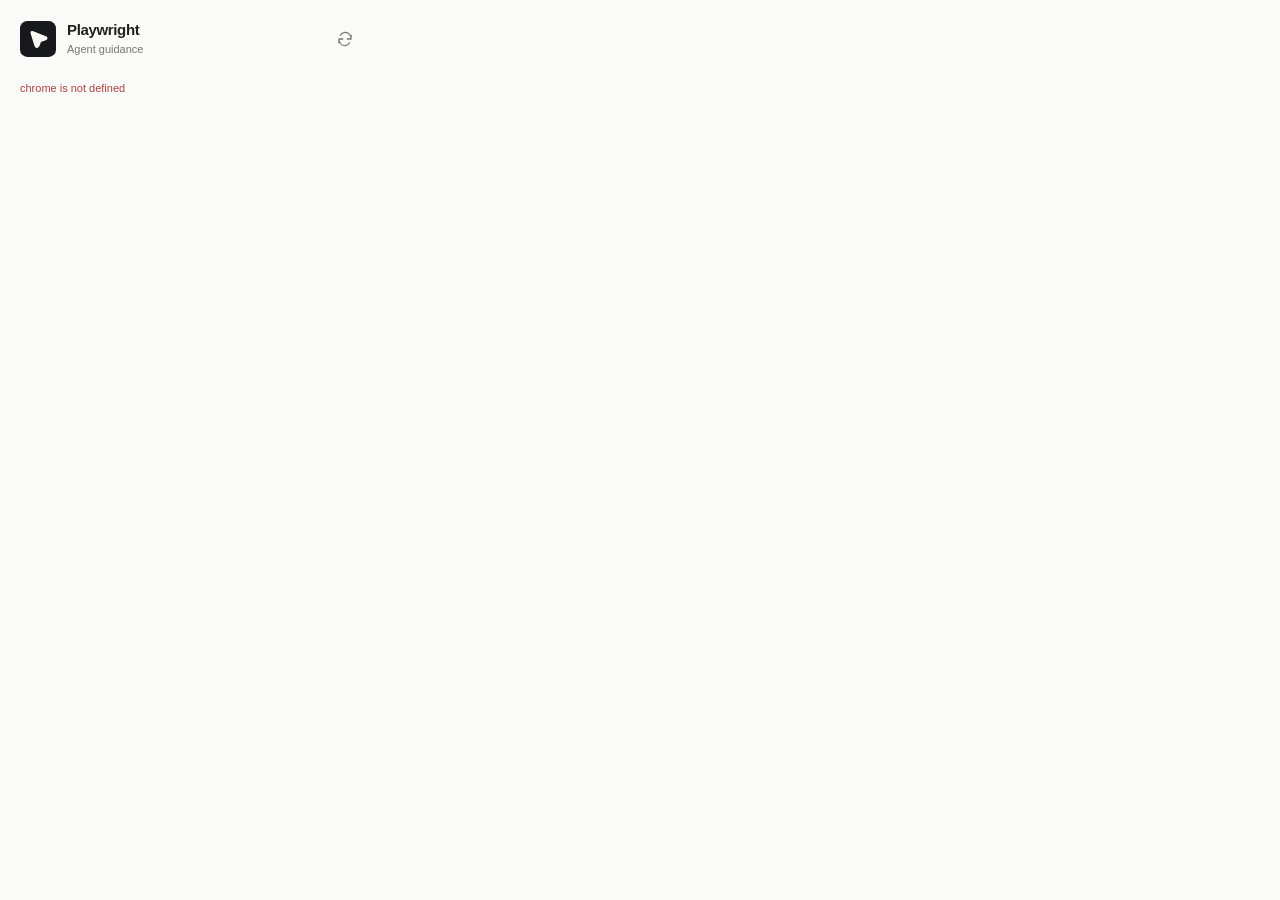
<file: extension/popup.html>
<!doctype html>
<html><head><meta charset="utf-8"><meta name="viewport" content="width=device-width,initial-scale=1"><title>Playwright agent</title><link rel="stylesheet" href="popup.css"></head>
<body>
<header><img class="brand" src="icons/agent.svg" alt=""><div><h1>Playwright</h1><p class="subtitle">Agent guidance</p></div><button id="refresh" class="icon-button" type="button" aria-label="Refresh connection" title="Refresh connection"><svg viewBox="0 0 24 24" fill="none" stroke="currentColor" stroke-width="1.7" stroke-linecap="round" stroke-linejoin="round"><path d="M20 7v5h-5M4 17v-5h5"/><path d="M6 7a7 7 0 0 1 12-1l2 3M4 15l2 3a7 7 0 0 0 12-1"/></svg></button></header>
<section id="connected" hidden>
<div class="connection"><span class="dot"></span><span id="session"></span></div>
<form id="form" class="composer"><label class="sr-only" for="message">Guidance for the agent</label><textarea id="message" maxlength="2000" rows="4" placeholder="What should the agent do next?"></textarea><div class="composer-footer"><span>Sent with the next command</span><button id="send" type="submit" aria-label="Send guidance" title="Send guidance · ⌘/Ctrl + Enter" disabled><svg viewBox="0 0 24 24" fill="none" stroke="currentColor" stroke-width="2" stroke-linecap="round" stroke-linejoin="round"><path d="M12 19V5m-6 6 6-6 6 6"/></svg></button></div></form>
<section id="queue-section" hidden><div class="queue-heading"><h2>Queued</h2><span id="pending"></span></div><div id="queue"></div></section>
</section>
<p id="status" role="status" aria-live="polite">Connecting…</p>
<script src="popup.js"></script></body></html>
</file>
<file: website/styles.css>
:root {
  color-scheme: light;
  --paper: #f3f2ee;
  --surface: #fffefa;
  --chrome: #e8ebe6;
  --soft: #ecefe9;
  --ink: #192b2b;
  --muted: #61706a;
  --border: #cdd3ca;
  --blue: #365ad9;
  --blue-tint: #e4eafd;
  --human: #b44433;
  --human-tint: #fff0e8;
  --deep: #172a2a;
  --deep-muted: #9daea8;
  --shadow: 0 28px 55px #182c2515;
  --max: 1360px;
}
body.dark {
  color-scheme: dark;
  --paper: #172222;
  --surface: #202d2c;
  --chrome: #263433;
  --soft: #243332;
  --ink: #eef1e9;
  --muted: #b5c0b8;
  --border: #43524c;
  --blue: #a7b6ff;
  --blue-tint: #2d3956;
  --human: #ff9b7f;
  --human-tint: #402f2c;
  --deep: #111d1e;
  --deep-muted: #aebcb6;
  --shadow: 0 28px 60px #0005;
}
*, *::before, *::after { box-sizing: border-box; }
html { scroll-behavior: smooth; scroll-padding-top: 96px; }
body { margin: 0; font-family: 'IBM Plex Sans', -apple-system, system-ui, sans-serif; color: var(--ink); background: var(--paper); -webkit-font-smoothing: antialiased; }
a { color: inherit; text-decoration: none; }
button { font: inherit; cursor: pointer; }
:focus-visible { outline: 3px solid var(--blue); outline-offset: 4px; }
::selection { background: var(--blue); color: var(--surface); }
.icon-defs { position: absolute; height: 0; width: 0; overflow: hidden; }
.icon { width: 20px; height: 20px; display: inline-block; flex: none; fill: none; stroke: currentColor; stroke-width: 1.7; stroke-linecap: round; stroke-linejoin: round; }
.mono { font-family: 'IBM Plex Mono', SFMono-Regular, Consolas, monospace; }
.container { width: min(var(--max), calc(100% - 104px)); margin-inline: auto; }
.skip-link { position: absolute; z-index: 100; top: 0; left: 16px; transform: translateY(-120%); background: var(--ink); color: var(--paper); padding: 12px 18px; }
.skip-link:focus { transform: translateY(12px); }
.site-header { position: relative; z-index: 20; border-bottom: 1px solid var(--border); }
.header-inner { min-height: 84px; display: flex; align-items: center; justify-content: space-between; gap: 30px; }
.wordmark { display: inline-flex; align-items: center; white-space: nowrap; font-size: 20px; font-weight: 600; letter-spacing: -.07em; }
.wordmark > span:not(.mark) { font-weight: 400; color: var(--muted); }
.wordmark b { font-weight: 400; color: var(--human); margin: 0 1px; }
.mark { display: block; width: 29px; height: 29px; flex: 0 0 29px; margin-right: 12px; }
.nav-links { display: flex; align-items: center; gap: clamp(20px, 2.6vw, 43px); margin-left: auto; }
.nav-links a { font-size: 13px; font-weight: 500; color: var(--muted); transition: color .18s ease; }
.nav-links a:hover, .nav-links a:focus-visible { color: var(--ink); }
.header-actions { display: flex; align-items: center; gap: 12px; }
.icon-button { height: 38px; width: 38px; display: grid; place-items: center; border: 1px solid var(--border); color: var(--ink); background: transparent; border-radius: 5px; }
.icon-button:hover { background: var(--soft); }
.theme-toggle .sun, body.dark .theme-toggle .moon { display: none; }
body.dark .theme-toggle .sun { display: inline-block; }
.header-button { background: var(--ink); color: var(--paper); padding: 13px 15px; border-radius: 4px; font: 500 11px 'IBM Plex Mono', monospace; display: inline-flex; align-items: center; gap: 16px; transition: transform .18s ease; white-space: nowrap; }
.header-button .icon { width: 15px; height: 15px; }
.header-button:hover { transform: translateY(-2px); }
.menu-toggle { display: none; }
.eyebrow, .index-label, .section-rule, .hero-bottom, .hero-status, .art-coordinate, .note-top, .note-bottom, .feature-overline, .feature-foot, .footer-bottom { font-size: 10px; letter-spacing: .085em; }
.eyebrow { font: 500 10px 'IBM Plex Mono', monospace; color: var(--muted); display: inline-flex; align-items: center; gap: 10px; }
.small-dot, .status-led { width: 7px; height: 7px; background: var(--human); border-radius: 50%; display: inline-block; vertical-align: middle; flex: none; }
.hero { padding-top: 34px; }
.hero-label { display: flex; align-items: center; justify-content: space-between; gap: 16px; }
.index-label { color: var(--muted); }
.hero-grid { display: grid; grid-template-columns: minmax(0, .89fr) minmax(0, 1.11fr); gap: clamp(24px, 4.5vw, 80px); align-items: center; min-height: 690px; }
.hero-copy { padding: 28px 0 46px; position: relative; z-index: 3; }
h1, h2, h3, p { margin-top: 0; }
h1 { font-weight: 500; letter-spacing: -.083em; line-height: .995; font-size: clamp(58px, 6vw, 99px); margin: 0 0 27px; }
h1 em, h2 em { font-family: 'Instrument Serif', Georgia, serif; color: var(--human); font-size: 1.09em; font-weight: 400; letter-spacing: -.045em; line-height: .9; }
.hero-copy p { font-size: 16px; line-height: 1.7; color: var(--muted); max-width: 425px; margin: 0 0 28px; }
.hero-buttons { display: flex; gap: 25px; align-items: center; flex-wrap: wrap; }
.button { display: inline-flex; align-items: center; justify-content: space-between; gap: 18px; padding: 15px 19px; border-radius: 4px; font: 500 11px 'IBM Plex Mono', monospace; transition: transform .18s ease; }
.button:hover { transform: translateY(-2px); }
.button.primary { background: var(--ink); color: var(--paper); }
.button .icon, .link-arrow .icon { height: 16px; width: 16px; }
.link-arrow { display: inline-flex; align-items: center; gap: 11px; font: 500 12px 'IBM Plex Mono', monospace; border-bottom: 1px solid var(--ink); padding-bottom: 5px; }
.link-arrow:hover .icon { transform: translate(2px, -2px); }
.link-arrow .icon { transition: transform .18s ease; }
.hero-status { display: flex; align-items: center; gap: 10px; color: var(--muted); margin-top: 47px; text-transform: uppercase; }
.hero-status .slash { padding: 0 3px; opacity: .5; }
.hero-art { position: relative; min-width: 0; min-height: 560px; padding: 57px 0 60px; display: flex; align-items: flex-start; }
.hero-art::before { content: ''; position: absolute; inset: 28px 0 13px 8%; background: repeating-linear-gradient(90deg, transparent 0, transparent 87px, var(--border) 88px, transparent 89px); opacity: .48; pointer-events: none; }
.art-coordinate { position: absolute; top: 16px; right: 0; color: var(--muted); }
.browser-window { position: relative; background: var(--surface); border: 1px solid var(--border); border-radius: 10px; overflow: hidden; box-shadow: var(--shadow); }
.hero-window { width: 100%; min-height: 390px; transform: rotate(-2deg); }
.browser-toolbar { height: 43px; display: flex; align-items: center; gap: 16px; background: var(--chrome); border-bottom: 1px solid var(--border); padding: 0 15px; }
.traffic { display: inline-flex; gap: 6px; align-items: center; }
.traffic i { width: 8px; height: 8px; border: 1px solid var(--muted); border-radius: 50%; opacity: .5; }
.window-tab { height: 33px; display: flex; gap: 9px; align-items: center; align-self: end; padding: 0 14px; border: 1px solid var(--border); border-bottom: 1px solid var(--surface); border-radius: 7px 7px 0 0; background: var(--surface); white-space: nowrap; font-size: 10px; }
.window-tab i { width: 10px; height: 10px; border: 1.5px solid var(--blue); border-radius: 2px; }
.window-tab b { opacity: .6; font-weight: 400; margin-left: 22px; }
.window-session { margin-left: auto; white-space: nowrap; color: var(--muted); font-size: 9px; }
.browser-url { height: 38px; display: flex; align-items: center; gap: 14px; padding: 0 16px; font-size: 10px; color: var(--muted); border-bottom: 1px solid var(--border); }
.url-field { display: block; flex: 1; border: 1px solid var(--border); background: var(--paper); border-radius: 4px; padding: 6px 8px; text-align: center; white-space: nowrap; overflow: hidden; text-overflow: ellipsis; }
.browser-page { padding: 30px 39px 34px; }
.page-meta, .sample-kicker { display: flex; align-items: center; justify-content: space-between; gap: 12px; color: var(--muted); font-size: 9px; }
.browser-page h3 { font-size: 24px; letter-spacing: -.05em; font-weight: 500; margin: 17px 0; }
.skeleton { height: 7px; border-radius: 1px; background: var(--border); opacity: .57; margin-top: 10px; }
.skeleton.long { width: 75%; }.skeleton.short { width: 49%; }
.page-fields { display: grid; grid-template-columns: 1fr 1fr; gap: 15px; margin-top: 26px; }
.page-fields > div { border: 1px solid var(--border); min-height: 76px; border-radius: 3px; padding: 11px; position: relative; }
.page-fields span.mono { display: block; font-size: 9px; color: var(--muted); margin-bottom: 10px; }
.page-fields strong { display: block; font-size: 12px; font-weight: 500; }
.page-fields .focus-field { border: 2px solid var(--blue); padding: 10px; background: var(--blue-tint); }
.focus-tag { position: absolute; right: -2px; bottom: -25px; background: var(--blue); color: #fff; font-size: 9px; padding: 5px 7px; }
.form-button { background: var(--ink); color: var(--paper); margin-top: 36px; display: inline-flex; padding: 9px 16px; font-size: 10px; border-radius: 3px; }
.human-note { background: var(--human-tint); border: 1px solid var(--human); box-shadow: 9px 10px 0 #b4443320; color: var(--ink); padding: 17px 20px; border-radius: 4px; }
.hero-note { position: absolute; right: 2%; bottom: 35px; width: 64%; transform: rotate(3deg); z-index: 2; }
.note-top { display: flex; align-items: center; gap: 8px; color: var(--human); font-weight: 500; font-size: 10px; white-space: nowrap; }
.note-top .icon { width: 17px; height: 17px; }
.note-top span { margin-left: auto; }
.human-note p { font: italic 31px/1.05 'Instrument Serif', Georgia, serif; letter-spacing: -.022em; margin: 20px 0 19px; }
.note-bottom { color: var(--human); font-size: 9px; display: flex; justify-content: space-between; gap: 8px; }
.pointer { width: 22px; height: 29px; clip-path: polygon(0 0,0 100%,27% 73%,54% 100%,71% 91%,45% 65%,82% 64%); background: var(--blue); position: absolute; right: 1%; bottom: 169px; transform: rotate(-10deg); z-index: 3; }
.hero-bottom { display: flex; justify-content: space-between; color: var(--muted); gap: 20px; padding: 23px 0; border-top: 1px solid var(--border); }
.section-space { padding-top: 105px; padding-bottom: 115px; }
.section-rule { display: flex; align-items: center; justify-content: space-between; gap: 20px; border-top: 1px solid var(--border); padding-top: 19px; color: var(--muted); }
.section-aside { text-align: right; }
.section-intro { display: flex; align-items: end; justify-content: space-between; gap: 50px; padding: 35px 0 45px; }
.section-intro h2, .install h2, .closing h2 { font-size: clamp(43px, 4.5vw, 67px); letter-spacing: -.072em; font-weight: 500; line-height: 1.09; margin: 0; }
.section-intro p { max-width: 335px; font-size: 15px; line-height: 1.7; color: var(--muted); margin: 0 0 5px; }
.experience { background: var(--surface); border-block: 1px solid var(--border); }
.experience-grid { display: grid; grid-template-columns: minmax(0, 1.65fr) minmax(250px, .75fr); gap: 45px; align-items: stretch; }
.demo-surface { border: 1px solid var(--border); border-radius: 9px; background: var(--paper); overflow: hidden; }
.demo-bar { padding: 15px 19px; border-bottom: 1px solid var(--border); display: flex; justify-content: space-between; align-items: center; gap: 10px; color: var(--muted); font-size: 10px; }
.demo-bar .status-led { margin-right: 9px; }
.demo-page { position: relative; padding: 39px 38px 46px; min-height: 438px; background: repeating-linear-gradient(90deg, transparent 0, transparent 87px, var(--border) 88px, transparent 89px); background-color: var(--paper); }
.sample-app { max-width: 490px; margin: auto; padding: 26px; background: var(--surface); border: 1px solid var(--border); border-radius: 3px; }
.sample-app h3 { margin: 18px 0 15px; font-size: 24px; font-weight: 500; letter-spacing: -.045em; }
.sample-field { margin-top: 20px; border: 1px solid var(--border); padding: 10px 14px; border-radius: 3px; }
.sample-field > span { display: block; color: var(--muted); font-size: 9px; margin-bottom: 8px; }
.sample-field strong { font-size: 13px; font-weight: 500; }
.sample-selected { outline: 2px solid var(--blue); outline-offset: 2px; background: var(--blue-tint); position: relative; }
.sample-selected small { position: absolute; right: -2px; bottom: -22px; font-size: 9px; padding: 4px 7px; background: var(--blue); color: #fff; }
.sample-button { display: inline-block; background: var(--ink); color: var(--paper); border-radius: 2px; font-size: 9px; padding: 10px 14px; margin-top: 37px; }
.demo-note { position: absolute; right: 20px; bottom: 22px; width: min(325px, 54%); z-index: 1; transition: background .24s ease, border-color .24s ease, transform .24s ease; }
.demo-note p { margin: 13px 0; font-size: 27px; }
.demo-note.queued { transform: translateY(-8px); }
.demo-note.delivered { background: var(--blue-tint); border-color: var(--blue); box-shadow: 9px 10px 0 #365ad920; }
.demo-note.delivered .note-top, .demo-note.delivered .note-bottom { color: var(--blue); }
.demo-bottom { padding: 14px 18px; display: flex; align-items: center; justify-content: space-between; gap: 13px; border-top: 1px solid var(--border); flex-wrap: wrap; }
.demo-buttons { display: flex; align-items: center; gap: 8px; flex-wrap: wrap; }
.demo-buttons button { display: inline-flex; align-items: center; justify-content: center; gap: 9px; min-height: 39px; border: 1px solid var(--border); padding: 9px 12px; font: 500 10px 'IBM Plex Mono', monospace; border-radius: 4px; }
.demo-buttons .icon { width: 15px; height: 15px; }
.demo-buttons .demo-primary { color: var(--paper); background: var(--ink); border-color: var(--ink); }
.demo-buttons .demo-secondary, .demo-buttons .demo-reset { color: var(--ink); background: var(--surface); }
.demo-buttons button:disabled { opacity: .4; cursor: not-allowed; }
.demo-buttons button:not(:disabled):hover { box-shadow: 0 3px 0 var(--border); }
.demo-disclaimer { font-size: 9px; color: var(--muted); }
.demo-explainer { padding: 9px 0 0; }
.steps { margin: 24px 0 32px; border-top: 1px solid var(--border); }
.step { display: grid; grid-template-columns: 27px 1fr; gap: 10px; padding: 20px 10px 22px 0; border-bottom: 1px solid var(--border); color: var(--muted); transition: color .2s, background .2s; }
.step.active { color: var(--ink); }
.step.active > span { color: var(--human); }
.step > span { font-size: 11px; padding-top: 3px; }
.step h3 { font-size: 17px; font-weight: 500; letter-spacing: -.035em; margin: 0 0 6px; }
.step p { font-size: 12px; line-height: 1.6; margin: 0; color: var(--muted); }
.demo-readout { border-left: 2px solid var(--human); padding: 7px 0 7px 15px; }
.demo-readout > span { color: var(--human); font-size: 10px; }
.demo-readout p { font-size: 13px; line-height: 1.6; margin: 8px 0 0; }
.showcase { background: var(--paper); }
.showcase-intro h2 { max-width: 760px; }
.showcase-intro p { max-width: 375px; }
.showcase-player { overflow: hidden; border: 1px solid var(--border); border-radius: 9px; background: var(--deep); box-shadow: var(--shadow); }
.showcase-player-bar { display: flex; justify-content: space-between; align-items: center; gap: 20px; padding: 15px 21px; color: #c9d4ce; font-size: 10px; letter-spacing: .065em; }
.showcase-player-bar .status-led { margin-right: 8px; }
.showcase-video { display: block; width: 100%; aspect-ratio: 8 / 5; height: auto; background: #233c32; object-fit: contain; }
.showcase-video-footer { border-top: 1px solid #52675d; color: #9fafa5; }
.showcase-video-footer a { color: #d7e5d8; white-space: nowrap; }
.showcase-video-footer a:hover { text-decoration: underline; text-underline-offset: 4px; }
.showcase-bottom { display: flex; align-items: flex-end; justify-content: space-between; gap: 42px; padding: 36px 0 33px; }
.showcase-bottom h3 { font-size: clamp(27px, 3vw, 40px); letter-spacing: -.06em; font-weight: 500; line-height: 1.1; margin: 15px 0 17px; }
.showcase-bottom h3 em { font-family: 'Instrument Serif', Georgia, serif; color: var(--human); font-weight: 400; }
.showcase-bottom p { font-size: 13px; line-height: 1.7; color: var(--muted); max-width: 650px; margin: 0; }
.showcase-bottom p strong { color: var(--ink); font-weight: 500; }
.showcase-buttons { display: flex; align-items: center; flex-direction: column; gap: 19px; flex: 0 0 auto; }
.showcase-buttons .button { min-width: 258px; }
.showcase-details { border-top: 1px solid var(--border); border-bottom: 1px solid var(--border); }
.showcase-details summary { list-style: none; cursor: pointer; display: flex; gap: 20px; justify-content: space-between; padding: 19px 0; color: var(--muted); font-size: 10px; letter-spacing: .07em; }
.showcase-details summary::-webkit-details-marker { display: none; }
.showcase-details summary span { color: var(--human); font-size: 17px; font-weight: 400; }
.showcase-details[open] summary span { transform: rotate(45deg); }
.showcase-details p { max-width: 800px; color: var(--muted); font-size: 13px; line-height: 1.8; padding-bottom: 22px; margin: 0; }
.capabilities .section-intro { display: block; }
.capabilities .section-intro h2 { margin-bottom: 23px; }
.capabilities .section-intro p { max-width: 460px; }
.feature-grid { display: grid; grid-template-columns: 1fr 1fr; gap: 20px; }
.feature-card { padding: 28px 30px 20px; border: 1px solid var(--border); background: var(--surface); display: flex; flex-direction: column; min-width: 0; }
.feature-overline { display: flex; justify-content: space-between; gap: 12px; color: var(--muted); }
.feature-icon { height: 49px; width: 49px; border: 1px solid var(--border); display: grid; place-items: center; margin: 31px 0 17px; border-radius: 5px; }
.feature-icon .icon { width: 25px; height: 25px; }
.human-icon { color: var(--human); border-color: var(--human); background: var(--human-tint); }
.feature-card h3 { font-size: 28px; letter-spacing: -.05em; font-weight: 500; margin: 0 0 12px; }
.feature-card > p { font-size: 14px; line-height: 1.65; color: var(--muted); max-width: 390px; min-height: 65px; margin: 0 0 30px; }
.terminal-card, .extension-card { margin-top: auto; height: 236px; overflow: hidden; border: 1px solid var(--border); }
.terminal-card { background: var(--deep); color: #ecf0e9; }
.terminal-heading, .extension-head { display: flex; align-items: center; justify-content: space-between; gap: 15px; padding: 14px 17px; font-size: 10px; border-bottom: 1px solid #ffffff24; color: #b9c8bc; }
.terminal-content { font-size: 12px; line-height: 2.1; padding: 17px 21px; white-space: nowrap; }
.terminal-content span { color: #a4cba9; }
.terminal-success { color: #a7bea9; font-size: 11px; padding-left: 18px; }
.terminal-cursor { color: #c8e7d5; }
.extension-card { background: var(--chrome); }
.extension-head { color: var(--muted); border-bottom-color: var(--border); }
.extension-session { display: flex; align-items: center; gap: 9px; padding: 18px 19px 0; font-size: 10px; }
.extension-session span { margin-left: auto; color: var(--muted); }
.extension-card blockquote { margin: 18px 20px 15px; font: italic 27px/1 'Instrument Serif', Georgia, serif; }
.extension-queue { color: var(--human); margin: 19px 20px; font-size: 10px; }
.feature-foot { color: var(--muted); padding: 21px 0 0; }
.feature-index { display: grid; grid-template-columns: 1fr 1fr; gap: 0 36px; margin-top: 32px; }
.feature-index > div { display: flex; align-items: center; gap: 15px; padding: 18px 0; border-bottom: 1px solid var(--border); }
.feature-index .icon { color: var(--muted); }
.feature-index span { font-size: 14px; }
.feature-index b { font-size: 11px; font-weight: 400; margin-left: auto; color: var(--muted); }
.architecture { background: var(--chrome); }
.architecture .section-intro { align-items: end; }
.flow { border: 1px solid var(--border); background: var(--surface); padding: 29px; border-radius: 5px; }
.flow-row { display: grid; grid-template-columns: 1fr .48fr 1fr .48fr 1fr; gap: 11px; align-items: stretch; }
.flow-node { min-width: 0; border: 1px solid var(--border); background: var(--paper); padding: 19px; min-height: 180px; display: flex; flex-direction: column; }
.flow-node small { font-size: 10px; color: var(--muted); }
.flow-node > .icon { height: 27px; width: 27px; margin: 20px 0 14px; }
.flow-node strong { font-size: 16px; letter-spacing: -.03em; font-weight: 500; }
.flow-node > span { font-size: 11px; color: var(--muted); margin-top: 6px; }
.human-flow { background: var(--human-tint); border-color: var(--human); }
.human-flow > .icon { color: var(--human); }
.flow-connector { display: flex; flex-direction: column; align-items: center; justify-content: center; gap: 12px; font-size: 9px; text-align: center; color: var(--muted); white-space: nowrap; }
.flow-connector i { display: block; width: 100%; border-top: 1px solid var(--muted); position: relative; }
.flow-connector i::after { content: ''; position: absolute; right: -1px; top: -4px; border-top: 4px solid transparent; border-bottom: 4px solid transparent; border-left: 6px solid var(--muted); }
.flow-separator { color: var(--human); margin: 28px 0 22px; text-align: center; font-size: 10px; display: flex; align-items: center; gap: 18px; }
.flow-separator::before, .flow-separator::after { content: ''; height: 1px; background: var(--border); flex: 1; }
.flow-caveat { color: var(--muted); text-align: center; font-size: 10px; padding-top: 21px; line-height: 1.6; margin: 0; }
.install-grid { display: grid; grid-template-columns: 1fr 1.05fr; gap: clamp(45px, 7vw, 135px); padding-top: 57px; align-items: start; }
.install-copy h2 { margin: 20px 0 22px; }
.install-copy > p { font-size: 15px; line-height: 1.7; max-width: 450px; color: var(--muted); }
.release-note { display: flex; gap: 16px; padding: 19px 0 19px 17px; border-left: 2px solid var(--human); margin-top: 37px; background: var(--human-tint); }
.release-note .icon { width: 22px; height: 22px; color: var(--human); }
.release-note strong { font-size: 13px; display: block; margin-bottom: 6px; font-weight: 600; }
.release-note span { font-size: 12px; line-height: 1.6; display: block; max-width: 350px; color: var(--muted); }
.install-panel { background: var(--surface); border: 1px solid var(--border); box-shadow: var(--shadow); }
.install-bar, .install-footer { display: flex; justify-content: space-between; gap: 13px; color: var(--muted); font-size: 10px; padding: 19px; background: var(--chrome); }
.install-bar { border-bottom: 1px solid var(--border); }
.install-command { padding: 21px; display: flex; align-items: center; gap: 12px; }
.install-command code { background: var(--deep); color: #f0f5ed; border-radius: 3px; font: 12px/1.8 'IBM Plex Mono', monospace; flex: 1; padding: 15px; overflow-wrap: anywhere; min-width: 0; }
.install-command button { display: inline-flex; align-items: center; gap: 7px; border: 1px solid var(--border); background: var(--surface); color: var(--ink); padding: 11px; border-radius: 4px; font: 11px 'IBM Plex Mono', monospace; }
.install-command button:hover { background: var(--soft); }
.install-command button .icon { width: 16px; height: 16px; }
.copy-feedback { color: var(--human); font-size: 10px; padding: 0 21px 20px; border-bottom: 1px solid var(--border); margin: 0; }
.install-step { display: flex; gap: 21px; align-items: baseline; padding: 18px 23px; border-bottom: 1px solid var(--border); }
.install-step > span { color: var(--human); font-size: 11px; }
.install-step p { font-size: 13px; line-height: 1.6; margin: 0; }
.install-step code { background: var(--soft); font-family: 'IBM Plex Mono', monospace; font-size: 11px; padding: 2px 4px; }
.install-footer { border-top: 0; }
.closing { background: var(--deep); color: #f0f4ee; padding: 68px 0 79px; }
.closing-meta { display: flex; justify-content: space-between; gap: 15px; color: var(--deep-muted); font-size: 10px; border-bottom: 1px solid #ffffff27; padding-bottom: 23px; }
.closing h2 { margin: 65px 0 53px; font-size: clamp(50px, 5.8vw, 83px); }
.closing h2 em { color: #ffc0ab; }
.closing-end { display: flex; justify-content: space-between; gap: 45px; align-items: end; }
.closing-end p { max-width: 370px; font-size: 14px; line-height: 1.7; color: var(--deep-muted); margin: 0; }
.closing .link-arrow { border-color: #edf3ea; }
.site-footer { background: var(--deep); color: #f0f4ee; padding: 35px 0 28px; border-top: 1px solid #ffffff29; }
.footer-top { display: flex; align-items: start; justify-content: space-between; gap: 40px; padding-bottom: 62px; }
.footer-logo { color: #ffc0ab; font-size: 18px; margin-bottom: 19px; }
.footer-brand { display: flex; align-items: center; gap: 11px; margin-bottom: 12px; }
.footer-brand img { display: block; flex: 0 0 28px; }
.footer-brand strong { margin: 0; }
.footer-top strong { display: block; font-size: 18px; font-weight: 500; }
.footer-top p { margin-top: 10px; color: var(--deep-muted); font-size: 12px; }
.footer-top nav { display: grid; grid-template-columns: 1fr 1fr; gap: 14px 42px; font-size: 12px; color: var(--deep-muted); }
.footer-top nav a:hover { color: white; }
.footer-bottom { border-top: 1px solid #ffffff29; display: flex; align-items: center; justify-content: space-between; gap: 20px; color: var(--deep-muted); padding-top: 25px; }
@media (max-width: 1180px) {
  .container { width: min(var(--max), calc(100% - 70px)); }
  .hero-grid { gap: 22px; grid-template-columns: .9fr 1.1fr; min-height: 620px; }
  h1 { font-size: clamp(60px, 6.4vw, 85px); }
  .hero-note { right: 2%; width: 70%; }
  .browser-page { padding: 25px; }
  .experience-grid { grid-template-columns: 1.5fr .78fr; gap: 27px; }
  .demo-page { padding: 25px 18px 42px; }
  .flow { padding: 18px; }.flow-row { gap: 7px; }.flow-node { padding: 13px; }
  .install-grid { gap: 48px; }
}
@media (max-width: 900px) {
  .container { width: min(var(--max), calc(100% - 48px)); }
  .header-inner { min-height: 72px; }
  .nav-links { gap: 14px; }.nav-links a { font-size: 12px; }
  .hero-grid { grid-template-columns: 1fr; min-height: 0; gap: 0; }
  .hero-copy { padding: 63px 0 10px; }.hero-copy h1 { font-size: clamp(65px, 9.1vw, 89px); }
  .hero-art { max-width: 710px; width: 100%; margin: 0 auto; min-height: 560px; }
  .hero-note { right: 1%; width: 57%; }
  .section-intro { display: block; }.section-intro h2 { margin-bottom: 25px; }.section-intro p { max-width: 540px; }
  .experience-grid { grid-template-columns: 1fr; gap: 33px; }.demo-explainer { display: grid; grid-template-columns: 1fr 1.3fr; gap: 20px; }.demo-explainer > .eyebrow { grid-column: 1/-1; }.steps { margin: 0; }.demo-readout { align-self: start; }
  .install-grid { grid-template-columns: 1fr; }.install-copy { max-width: 630px; }.install-panel { max-width: 750px; }
}
@media (max-width: 760px) {
  .showcase-bottom { align-items: flex-start; flex-direction: column; gap: 25px; }
  .showcase-buttons { flex-direction: row; flex-wrap: wrap; justify-content: flex-start; }
  .showcase-buttons .button { min-width: 0; }
  .header-button { display: none; }
  .menu-toggle { display: grid; }
  .nav-links { display: none; position: absolute; top: 100%; left: 0; right: 0; background: var(--surface); border-bottom: 1px solid var(--border); box-shadow: var(--shadow); padding: 17px 24px 22px; flex-direction: column; align-items: stretch; gap: 0; }
  .nav-links.open { display: flex; }.nav-links a { padding: 13px 5px; font-size: 14px; border-bottom: 1px solid var(--border); }
  .menu-toggle .close-icon { display: none; }.menu-toggle[aria-expanded="true"] .menu-icon { display: none; }.menu-toggle[aria-expanded="true"] .close-icon { display: block; }
  .section-space { padding-top: 72px; padding-bottom: 78px; }
  .feature-grid { grid-template-columns: 1fr; }.feature-card > p { min-height: 0; }
  .flow-row { grid-template-columns: 1fr; }.flow-node { min-height: 110px; }.flow-node .icon { margin: 8px 0; }.flow-connector { height: 48px; }.flow-connector i { width: 1px; height: 25px; border-top: 0; border-left: 1px solid var(--muted); }.flow-connector i::after { top: auto; bottom: 0; left: -4px; right: auto; border-left: 4px solid transparent; border-right: 4px solid transparent; border-top: 6px solid var(--muted); border-bottom: 0; }.flow-separator { margin: 25px 0; }
  .feature-index { gap: 0 17px; }.feature-index > div { gap: 9px; }.feature-index span { font-size: 12px; }
  .closing-meta { flex-wrap: wrap; }.closing h2 { margin: 55px 0 41px; }
}
@media (max-width: 520px) {
  .showcase-player-bar { font-size: 8px; gap: 9px; padding: 12px 13px; }
  .showcase-player-bar span:last-child { text-align: right; }
  .showcase-video-footer span { max-width: 55%; }
  .showcase-bottom { padding: 26px 0; }
  .showcase-bottom h3 { font-size: 35px; }
  .showcase-buttons { flex-direction: column; align-items: stretch; width: 100%; gap: 18px; }
  .showcase-buttons .button { width: 100%; }
  .container { width: calc(100% - 32px); }
  .wordmark { font-size: 17px; }.mark { width: 24px; height: 24px; flex-basis: 24px; margin-right: 9px; }
  .header-actions { gap: 7px; }.header-inner { min-height: 66px; }
  .hero { padding-top: 23px; }.hero-label .index-label { display: none; }
  .hero-copy { padding: 47px 0 22px; }.hero-copy h1 { font-size: clamp(45px, 12.2vw, 67px); line-height: 1.02; }
  .hero-copy p { font-size: 14px; }.hero-buttons { gap: 19px; }.hero-status { margin-top: 32px; }
  .hero-art { padding: 35px 4px 68px; min-height: 442px; }.art-coordinate { top: 3px; font-size: 9px; }.hero-window { min-height: 312px; }.browser-toolbar { height: 32px; gap: 6px; padding: 0 7px; }.window-tab { height: 25px; padding: 0 7px; font-size: 8px; gap: 5px; }.window-tab b { margin-left: 3px; }.window-session { font-size: 8px; }.browser-url { height: 32px; padding: 0 9px; font-size: 8px; gap: 8px; }.browser-page { padding: 18px 17px 25px; }.browser-page h3 { font-size: 20px; margin: 13px 0; }.page-fields { gap: 8px; margin-top: 17px; }.page-fields > div { padding: 7px; min-height: 58px; }.page-fields strong { font-size: 10px; }.page-fields span.mono { font-size: 8px; margin-bottom: 5px; }.focus-tag { font-size: 7px; bottom: -20px; }.form-button { margin-top: 26px; }
  .hero-note { width: 69%; right: 0; bottom: 23px; padding: 12px 13px; }.human-note p { font-size: 24px; margin: 11px 0; }.note-top { font-size: 8px; gap: 5px; }.note-top .icon { width: 14px; height: 14px; }.note-bottom { font-size: 7px; }.pointer { bottom: 124px; }
  .hero-bottom { font-size: 8px; }.hero-bottom span:last-child { display: none; }
  .section-rule { font-size: 9px; }.section-rule .section-aside { font-size: 8px; max-width: 52%; }
  .section-intro { padding: 28px 0; }.section-intro h2, .install h2 { font-size: clamp(38px, 10vw, 52px); }
  .experience-grid { gap: 25px; }.demo-bar { font-size: 8px; padding: 11px 10px; }.demo-page { min-height: 407px; padding: 24px 12px 30px; }.sample-app { padding: 14px 13px; }.sample-app h3 { font-size: 20px; }.sample-kicker { font-size: 8px; }.sample-field { margin-top: 15px; }.sample-field strong { font-size: 11px; }.demo-note { width: 77%; right: 8px; bottom: 12px; padding: 12px; }.demo-note p { font-size: 24px; }.demo-bottom { padding: 12px; }.demo-disclaimer { font-size: 8px; }.demo-explainer { display: block; }.steps { margin: 20px 0; }
  .feature-card { padding: 20px 17px 18px; }.feature-overline { font-size: 8px; }.feature-icon { margin-top: 25px; }.feature-card h3 { font-size: 26px; }.feature-card > p { font-size: 13px; }.terminal-content { font-size: 11px; padding-inline: 12px; }.terminal-success { font-size: 10px; }.terminal-heading, .extension-head { font-size: 8px; }.extension-session { font-size: 8px; }.extension-card blockquote { font-size: 24px; }.extension-queue { font-size: 9px; }
  .feature-index { grid-template-columns: 1fr; }
  .architecture .section-intro h2 { font-size: 38px; }.flow { padding: 15px; }
  .install-grid { padding-top: 39px; gap: 28px; }.release-note { padding: 14px; }.install-bar, .install-footer { padding: 14px; font-size: 8px; }.install-command { flex-wrap: wrap; padding: 14px; }.install-command code { font-size: 10px; padding: 12px; }.install-command button { margin-left: auto; }.copy-feedback { padding: 0 14px 16px; font-size: 8px; }.install-step { padding: 14px; gap: 12px; }
  .closing { padding-top: 49px; }.closing h2 { font-size: clamp(42px, 10.5vw, 60px); }.closing-end, .footer-top, .footer-bottom { display: block; }.closing-end .link-arrow { margin-top: 24px; }.footer-top nav { margin-top: 32px; }.footer-bottom span { display: block; padding-bottom: 10px; }
}
@media (prefers-reduced-motion: reduce) {
  *, *::before, *::after { scroll-behavior: auto !important; transition-duration: .01ms !important; animation-duration: .01ms !important; }
}
</file>
<file: website/appointment-demo/style.css>
:root {
  --paper: #f7f6f1;
  --surface: #fffefa;
  --dark: #273d36;
  --darkest: #20342d;
  --sage: #adc5b7;
  --mint: #e3eae1;
  --soft: #eff0e9;
  --ink: #26352f;
  --muted: #75817a;
  --line: #dfe4db;
  --accent: #c47c63;
  --accent-soft: #f3e4da;
  --mono: 'DM Mono', 'SFMono-Regular', monospace;
  --serif: 'Instrument Serif', Georgia, serif;
  --sans: 'DM Sans', -apple-system, BlinkMacSystemFont, sans-serif;
}
* { box-sizing: border-box; }
html { scroll-behavior: smooth; scroll-padding-top: 96px; }
body { margin: 0; background: var(--paper); color: var(--ink); font-family: var(--sans); -webkit-font-smoothing: antialiased; }
a { color: inherit; text-decoration: none; }
button, input, textarea { font: inherit; }
button { cursor: pointer; }
img { display: block; max-width: 100%; }
p, h1, h2, h3, blockquote { margin: 0; }
fieldset { border: 0; padding: 0; margin: 0; min-width: 0; }
[hidden] { display: none !important; }
:focus-visible { outline: 3px solid var(--accent); outline-offset: 4px; }
::selection { background: var(--sage); color: var(--dark); }
.shell { width: min(1320px, calc(100% - 112px)); margin-inline: auto; }
.eyebrow, .section-heading, .location, .site-announcement, .nav-book, .button, .text-link, .hero-image-caption, .hero-side-note, .ticker, .hero-stamp, .value-number, .value-icon, .care-item-number, .card-top, legend, .date-option, .time-option, .booking-summary > span:first-child, .summary-note, .review-list span, .review-reminder, .practice-note, .confirmation-visit > span, .doctor-caption, .doctor-disclaimer, .quote-signature, .team-image > span, .footer, .form-footer small, .menu-button { font-family: var(--mono); }
.skip-link { position: absolute; z-index: 1000; top: -100px; left: 12px; padding: 13px; background: var(--dark); color: white; }
.skip-link:focus { top: 8px; }
.site-announcement { height: 34px; background: var(--darkest); color: #dce9e0; text-align: center; display: flex; gap: 9px; align-items: center; justify-content: center; font-size: 10px; letter-spacing: .015em; }
.site-announcement a { border-bottom: 1px solid #adc5b780; color: #fff; margin-left: 4px; padding-bottom: 2px; }
.announcement-dot { height: 6px; width: 6px; border-radius: 50%; background: #cc9d87; }
.site-header { background: var(--paper); border-bottom: 1px solid var(--line); z-index: 20; position: relative; }
.header-inner { display: flex; align-items: center; min-height: 88px; gap: 50px; }
.brand { display: inline-flex; align-items: center; font-size: 32px; font-weight: 600; letter-spacing: -.09em; white-space: nowrap; line-height: 1; }
.brand-dot { color: var(--accent); }
.brand-symbol { display: inline-grid; grid-template-columns: repeat(2, 10px); grid-template-rows: repeat(2, 10px); gap: 3px; margin-right: 13px; transform: rotate(-9deg); }
.brand-symbol i { width: 10px; height: 10px; background: var(--dark); border-radius: 50% 50% 2px 50%; }
.brand-symbol i:nth-child(2), .brand-symbol i:nth-child(3) { background: var(--accent); }
.site-nav { display: flex; gap: clamp(18px, 2.4vw, 42px); margin-left: auto; align-items: center; }
.site-nav a { font-size: 12px; font-weight: 600; color: #526158; transition: color .2s; white-space: nowrap; }
.site-nav a:hover { color: var(--accent); }
.header-right { display: flex; align-items: center; gap: 24px; }
.location { white-space: nowrap; font-size: 9px; color: var(--muted); }
.location-dot { color: #7da58e; margin: 0 5px; }
.nav-book { padding: 15px 19px; background: var(--dark); color: #fff; font-size: 11px; white-space: nowrap; display: flex; gap: 25px; align-items: center; border-radius: 3px; transition: background .2s; }
.nav-book:hover,.button-dark:hover { background: #406455; }
.menu-button { display: none; background: transparent; border: 0; padding: 8px; }
.menu-button span { width: 23px; height: 1px; background: var(--ink); display: block; margin: 6px 0; }
.hero { min-height: 735px; display: grid; grid-template-columns: .93fr 1.07fr; align-items: center; gap: 5%; position: relative; padding-block: 80px 110px; }
.hero-copy { align-self: center; padding-top: 20px; position: relative; z-index: 2; }
.eyebrow { font-size: 10px; color: var(--muted); font-weight: 500; letter-spacing: .09em; display: flex; align-items: center; gap: 12px; }
.eyebrow-dash { display: inline-block; width: 24px; height: 1px; background: var(--accent); }
.hero h1 { font-size: clamp(65px, 6.9vw, 110px); line-height: .99; letter-spacing: -.093em; font-weight: 500; padding-top: 34px; }
h1 em,h2 em,.quote-inner em,#confirmed-step h3 em { font-family: var(--serif); font-weight: 400; color: var(--accent); letter-spacing: -.04em; }
.hero-description { margin-top: 37px; font-size: 16px; line-height: 1.8; max-width: 420px; color: #667169; }
.hero-actions { display: flex; flex-wrap: wrap; align-items: center; gap: 30px; margin-top: 34px; }
.button { border: 0; display: inline-flex; align-items: center; justify-content: space-between; gap: 40px; padding: 18px 22px; font-size: 11px; border-radius: 3px; line-height: 1.2; transition: transform .2s, background .2s; white-space: nowrap; }
.button:hover { transform: translateY(-2px); }
.button-dark { background: var(--dark); color: white; }
.text-link { display: inline-flex; align-items: center; gap: 18px; font-size: 11px; padding-bottom: 6px; border-bottom: 1px solid var(--dark); transition: gap .2s; }
.text-link:hover { gap: 23px; }
.hero-footnote { display: flex; align-items: center; gap: 18px; margin-top: 80px; }
.line-ornament { width: 27px; height: 27px; border-radius: 100%; border: 1px solid var(--accent); position: relative; flex: 0 0 27px; }
.line-ornament:after { content: '✳'; color: var(--accent); font-size: 17px; position: absolute; inset: 2px 0 0; text-align: center; }
.hero-footnote p { color: #8a9189; font-size: 11px; line-height: 1.65; }
.hero-footnote strong { color: #43574c; font-weight: 600; }
.hero-visual { position: relative; width: 100%; padding: 0 23px 18px 0; }
.hero-photo-wrap { aspect-ratio: 1.15/1; border-radius: 170px 170px 3px 3px; overflow: hidden; background: #dadbd3; }
.hero-photo-wrap img { height: 100%; width: 100%; object-fit: cover; filter: saturate(.65) contrast(.97); }
.hero-image-caption { display: flex; justify-content: space-between; padding-top: 18px; color: #809088; font-size: 10px; letter-spacing: .08em; }
.hero-stamp { width: 155px; height: 155px; border-radius: 50%; position: absolute; left: -70px; bottom: 48px; background: #c8d3c5; display: flex; flex-direction: column; align-items: center; justify-content: center; transform: rotate(-11deg); text-align: center; gap: 8px; line-height: 1.15; letter-spacing: .08em; font-size: 10px; color: var(--dark); box-shadow: 0 10px 30px #20342d0b; }
.hero-stamp em { font-family: var(--serif); font-size: 22px; letter-spacing: -.02em; }
.hero-stamp b { font-size: 15px; font-weight: 400; }
.hero-floating-card { position: absolute; right: -20px; bottom: 102px; padding: 18px 24px; background: #fffefa; display: flex; align-items: center; gap: 16px; border: 1px solid #e8e6dd; box-shadow: 0 16px 35px #192e2514; }
.mini-leaf { font-size: 28px; color: var(--accent); }
.hero-floating-card strong { font-size: 12px; font-weight: 600; display: block; }
.hero-floating-card small { display: block; color: var(--muted); font-size: 10px; margin-top: 4px; }
.hero-side-note { position: absolute; right: -42px; top: 52%; transform: rotate(90deg) translateX(50%); transform-origin: right; font-size: 9px; color: #8c938c; letter-spacing: .14em; }
.ticker { overflow: hidden; background: #e9ece4; border-block: 1px solid #dde4d9; white-space: nowrap; }
.ticker-track { min-width: 1100px; display: flex; justify-content: space-between; max-width: 1450px; margin-inline: auto; padding: 24px 20px; gap: 25px; color: #53675a; font-size: 11px; letter-spacing: .14em; align-items: center; }
.ticker b { color: var(--accent); font-size: 19px; font-weight: 400; }
.section-spacing { padding-block: 125px 140px; }
.section-heading { display: flex; align-items: center; gap: 22px; font-size: 10px; color: #87958b; letter-spacing: .075em; margin-bottom: 75px; }
.section-number, .section-aside { white-space: nowrap; }
.section-rule { height: 1px; background: #d9e0d6; flex: 1; }
h2 { font-size: clamp(54px, 5.5vw, 88px); font-weight: 500; line-height: 1.04; letter-spacing: -.08em; }
.approach-layout { display: grid; grid-template-columns: 1.15fr .85fr; align-items: end; gap: 12%; }
.approach-layout h2 { margin-top: 20px; }
.approach-detail { padding-bottom: 12px; }
.approach-detail p { font-size: 16px; line-height: 1.8; max-width: 430px; color: #69756d; margin-bottom: 18px; }
.approach-detail .text-link { margin-top: 20px; }
.value-grid { display: grid; grid-template-columns: repeat(3, 1fr); margin-top: 94px; border-top: 1px solid var(--line); }
.value-grid article { padding: 30px 37px 17px 0; position: relative; min-height: 260px; }
.value-grid article + article { border-left: 1px solid var(--line); padding-left: 37px; }
.value-icon { display: inline-block; font-size: 31px; color: var(--accent); }
.value-number { position: absolute; top: 38px; right: 35px; font-size: 10px; color: #a2aba3; }
.value-grid h3 { font-size: 25px; letter-spacing: -.05em; font-weight: 500; margin-top: 46px; }
.value-grid p { font-size: 13px; line-height: 1.7; color: #7c877e; max-width: 270px; margin-top: 12px; }
.care-section { background: var(--darkest); color: #f6f7f1; }
.care-inner { padding-block: 125px 120px; }
.invert { color: #b2c4b7; }
.invert .section-rule { background: #62796b; }
.care-head { display: flex; justify-content: space-between; align-items: end; gap: 30px; }
.care-head h2 { font-size: clamp(63px, 6.1vw, 96px); }
.care-head h2 em { color: #cba18c; }
.care-head p { font-size: 15px; color: #adbbaf; line-height: 1.7; max-width: 310px; padding-bottom: 10px; }
.care-items { margin-top: 78px; border-top: 1px solid #587365; }
.care-item { padding: 28px 17px 30px 0; border-bottom: 1px solid #587365; display: grid; grid-template-columns: .13fr 1fr 40px; align-items: center; gap: 15px; transition: padding .2s, background .2s; }
.care-item:hover { padding-left: 18px; background: #ffffff08; }
.care-item-number { font-size: 11px; color: #b7d1bd; align-self: start; margin-top: 11px; }
.care-item strong { display: block; font-size: clamp(27px, 3.7vw, 53px); font-weight: 400; letter-spacing: -.07em; }
.care-item small { display: block; margin-top: 6px; color: #a5b6a7; font-size: 12px; }
.care-arrow { font-size: 25px; align-self: start; }
.booking-section { padding-bottom: 145px; }
.booking-heading { display: flex; align-items: flex-end; justify-content: space-between; gap: 40px; margin-bottom: 64px; }
.booking-heading h2 { margin-top: 20px; }
.booking-heading > p { color: #758177; font-size: 15px; line-height: 1.8; max-width: 330px; margin-bottom: 12px; }
.booking-grid { display: grid; grid-template-columns: .83fr 1.17fr; gap: 8%; align-items: start; }
.booking-aside { padding-top: 0; }
.doctor-photo { position: relative; overflow: hidden; background: #dce3d8; aspect-ratio: 1.09/1; }
.doctor-photo img { width: 100%; height: 100%; object-fit: cover; object-position: center 30%; filter: saturate(.72); }
.doctor-caption { position: absolute; display: flex; justify-content: space-between; bottom: 0; left: 0; right: 0; padding: 13px 18px; background: #20342dae; backdrop-filter: blur(8px); color: white; font-size: 10px; letter-spacing: .08em; }
.doctor-description { padding: 25px 0 14px; display: flex; align-items: center; justify-content: space-between; border-bottom: 1px solid var(--line); }
.doctor-description .eyebrow { font-size: 9px; }
.doctor-description h3 { font-size: 30px; font-weight: 500; letter-spacing: -.06em; margin-top: 9px; }
.doctor-description p { font-size: 12px; color: #879188; margin-top: 6px; }
.star-symbol { font-size: 48px; color: var(--accent); }
.booking-aside blockquote { font: italic 30px/1.25 var(--serif); max-width: 370px; margin-top: 32px; color: #526458; }
.doctor-disclaimer { max-width: 320px; margin-top: 22px; color: #909a90; line-height: 1.7; font-size: 9px; }
.booking-card { background: var(--surface); border: 1px solid #dfe3d9; padding: 37px 45px 41px; box-shadow: 0 22px 55px #1833240c; min-width: 0; }
.card-top { display: flex; justify-content: space-between; align-items: center; font-size: 10px; font-weight: 500; color: #68796a; letter-spacing: .05em; }
.card-brand { display: flex; align-items: center; gap: 11px; }
.card-flower { font-size: 24px; color: var(--accent); line-height: 1; }
.card-counter { font-size: 11px; color: #89968a; }
.progress { margin-top: 22px; height: 3px; background: #e8ece6; }
.progress-bar { height: 100%; width: 50%; background: var(--dark); transition: width .35s ease; }
.booking-card h3 { font-size: 36px; font-weight: 500; letter-spacing: -.065em; margin-top: 35px; }
.card-subtitle { margin-top: 8px; color: #8a968b; font-size: 13px; line-height: 1.6; }
.field-group { margin-top: 34px; }
legend { font-size: 10px; font-weight: 500; letter-spacing: .06em; margin-bottom: 15px; color: #617368; width: 100%; }
legend span { float: right; font-size: 9px; color: #9ba69a; }
.visit-types { display: grid; gap: 9px; }
.visit-type { text-align: left; padding: 13px 16px; background: #fff; border: 1px solid #e0e5dc; display: flex; align-items: center; gap: 14px; width: 100%; border-radius: 3px; transition: background .15s, border .15s; }
.visit-type:hover,.time-option:hover,.date-option:hover { border-color: #849b8b; }
.visit-type.is-selected { border-color: var(--dark); background: #edf1ea; }
.visit-type .visit-icon { width: 35px; height: 35px; display: grid; place-items: center; border: 1px solid #e0e4da; border-radius: 50%; color: #81998a; font-size: 17px; flex: 0 0 35px; }
.visit-type.is-selected .visit-icon { background: var(--dark); color: white; }
.visit-type strong { display: block; font-size: 13px; color: #35463b; font-weight: 600; }
.visit-type small { display: block; font-size: 11px; color: #829087; margin-top: 3px; }
.selected-check { margin-left: auto; color: var(--dark); font-size: 13px; opacity: 0; }
.is-selected .selected-check { opacity: 1; }
.date-grid { display: grid; grid-template-columns: repeat(4,1fr); gap: 9px; }
.date-option { background: #fff; border: 1px solid #e0e5dc; border-radius: 3px; display: flex; flex-direction: column; align-items: center; justify-content: center; gap: 5px; height: 94px; transition: background .15s, border .15s; }
.date-option > span { font-size: 9px; color: #8a978a; }
.date-option strong { font-family: var(--sans); font-weight: 500; font-size: 28px; letter-spacing: -.06em; }
.date-option small { font-size: 9px; color: #89958a; }
.date-option.is-selected { border-color: var(--dark); background: var(--dark); }
.date-option.is-selected * { color: white; }
.time-grid { display: grid; grid-template-columns: repeat(3,1fr); gap: 9px; }
.time-option { height: 48px; background: white; border: 1px solid #e0e5dc; font-size: 11px; color: #667568; border-radius: 3px; transition: background .15s; }
.time-option.is-selected { background: #e7ede5; border-color: var(--dark); color: #344c3b; }
.details-group { margin-top: 36px; }
.input-row { display: grid; grid-template-columns: 1fr 1fr; gap: 13px; }
.input-row label,.note-label { display: block; color: #4e5f52; font-size: 11px; font-weight: 600; }
.input-row label span { color: var(--accent); }
input,textarea { width: 100%; display: block; background: white; border: 1px solid #dfe4da; border-radius: 3px; padding: 14px 14px; margin-top: 10px; color: var(--darkest); font-size: 12px; outline: none; transition: border .15s, box-shadow .15s; }
input:focus,textarea:focus { border-color: #779784; box-shadow: 0 0 0 2px #77978426; }
input::placeholder,textarea::placeholder { color: #aeb9ae; }
input[aria-invalid="true"] { border-color: #cb806b; }
.note-label { margin-top: 17px; }
.note-label span { float: right; font: 9px var(--mono); color: #a0aba0; }
textarea { resize: vertical; min-height: 75px; }
.booking-summary { margin-top: 27px; background: #f0f2eb; padding: 18px 19px; display: grid; grid-template-columns: 1fr auto; align-items: center; gap: 7px; }
.booking-summary > span:first-child { font-size: 9px; color: #8b998e; }
.booking-summary strong { font-weight: 600; font-size: 14px; grid-column: 2; grid-row: 1 / span 2; color: var(--dark); white-space: nowrap; }
.summary-note { color: #839085; font-size: 10px; }
.form-footer { margin-top: 25px; }
.form-error { color: #bd5940; font-size: 12px; line-height: 1.5; min-height: 0; }
.form-error:not(:empty) { margin-bottom: 12px; }
.button-wide { width: 100%; justify-content: space-between; }
.form-footer small { display: block; margin-top: 12px; font-size: 9px; color: #929f93; text-align: center; }
#review-step, #confirmed-step { min-height: 560px; }
.review-list { margin-top: 35px; border-top: 1px solid var(--line); }
.review-list > div { display: flex; justify-content: space-between; align-items: baseline; border-bottom: 1px solid var(--line); padding: 19px 0; gap: 22px; }
.review-list span { font-size: 10px; color: #859387; }
.review-list strong { font-size: 14px; font-weight: 600; color: var(--darkest); text-align: right; overflow-wrap: anywhere; }
.review-reminder { display: flex; gap: 12px; margin-top: 27px; color: #667d69; font-size: 11px; line-height: 1.7; background: #eff2ea; padding: 16px; }
.review-reminder span { font-size: 23px; color: var(--accent); line-height: 1; }
.review-actions { display: flex; align-items: center; justify-content: space-between; margin-top: 37px; gap: 10px; }
.text-button { border: 0; background: none; color: var(--dark); font-size: 12px; text-decoration: underline; padding: 12px 0; }
.practice-note { margin-top: 20px; font-size: 10px; line-height: 1.7; color: #9aab9b; text-align: center; }
.confirmation-mark { margin-top: 70px; height: 75px; width: 75px; border-radius: 50%; background: var(--dark); color: white; font-size: 32px; display: grid; place-items: center; }
#confirmed-step .eyebrow { margin-top: 25px; }
#confirmed-step h3 { font-size: clamp(42px,4.5vw,61px); line-height: 1.05; margin-top: 17px; }
.confirmation-visit { margin-top: 35px; background: #ecf0e7; border: 1px solid #dfe6d9; padding: 25px; }
.confirmation-visit span { font-size: 10px; color: #8d9b8e; }
.confirmation-visit strong { display: block; margin-top: 10px; font-size: 20px; font-weight: 500; letter-spacing: -.03em; }
.confirmation-visit small { display: block; margin-top: 7px; font-size: 12px; color: #8b9b90; }
#confirmed-step .button { margin-top: 28px; }
.quote-band { background: #e5eae1; padding-block: 115px; }
.quote-inner { text-align: center; display: flex; flex-direction: column; align-items: center; }
.quote-mark { color: var(--accent); font-family: var(--serif); font-size: 90px; line-height: .8; }
.quote-inner blockquote { max-width: 920px; font-size: clamp(35px,4vw,64px); line-height: 1.22; letter-spacing: -.06em; font-weight: 400; margin-top: 16px; }
.quote-signature { color: #647969; font-size: 10px; letter-spacing: .08em; margin-top: 34px; }
.team-grid { display: grid; grid-template-columns: 1fr 1fr; align-items: center; gap: 10%; }
.team-copy h2 { margin-top: 22px; }
.team-copy > p:not(.eyebrow) { margin-top: 30px; max-width: 380px; line-height: 1.85; font-size: 15px; color: #7a877c; }
.button-outline { border: 1px solid var(--dark); margin-top: 29px; }
.button-outline:hover { background: var(--mint); }
.team-image { position: relative; height: 420px; overflow: hidden; }
.team-image img { height: 100%; width: 100%; object-fit: cover; filter: saturate(.7); }
.team-image > span { position: absolute; bottom: 20px; right: 21px; background: #f4f5ed; color: var(--dark); font-size: 10px; padding: 14px; }
.faq-section { background: #ecf0e9; padding-block: 118px; }
.faq-grid { display: grid; grid-template-columns: .9fr 1.1fr; gap: 10%; }
.faq-grid h2 { margin-top: 20px; font-size: clamp(50px,4.8vw,73px); }
.faqs { border-top: 1px solid #cbd7ca; }
.faqs details { border-bottom: 1px solid #cbd7ca; }
.faqs summary { list-style: none; display: flex; align-items: center; justify-content: space-between; gap: 18px; padding: 24px 5px; font-weight: 600; font-size: 15px; cursor: pointer; }
.faqs summary::-webkit-details-marker { display: none; }
.faqs summary span { color: var(--accent); font-size: 25px; font-weight: 300; transition: transform .2s; }
.faqs details[open] summary span { transform: rotate(45deg); }
.faqs details p { color: #6c7f70; padding: 0 34px 25px 5px; line-height: 1.8; font-size: 13px; max-width: 510px; }
.footer { background: var(--darkest); color: #d9e7da; padding-top: 100px; }
.footer-top { display: flex; justify-content: space-between; padding-bottom: 100px; gap: 35px; }
.footer-brand { color: white; font-family: var(--sans); font-size: 39px; }
.footer-brand .brand-symbol i { background: #d7e5d6; }
.footer-brand .brand-symbol i:nth-child(2),.footer-brand .brand-symbol i:nth-child(3) { background: #c6a18e; }
.footer-top p { margin-top: 22px; font: 18px/1.65 var(--serif); color: #b8cabc; }
.footer-links { display: grid; grid-template-columns: 1fr 1fr; gap: 18px 53px; align-content: start; font-family: var(--sans); font-size: 13px; }
.footer-links a:hover,.back-to-top:hover { color: #e2b79b; }
.back-to-top { font-size: 10px; align-self: start; }
.footer-bottom { border-top: 1px solid #537061; padding-block: 22px; display: flex; align-items: center; justify-content: space-between; gap: 20px; color: #9fb5a7; font-size: 9px; letter-spacing: .06em; }
.asterisk { color: #deb099; }

@media (max-width: 1250px) {
  .shell { width: min(1130px,calc(100% - 80px)); }
  .header-inner { gap: 30px; }
  .location { display: none; }
  .site-nav { gap: 23px; }
  .hero h1 { font-size: clamp(66px, 7.4vw, 94px); }
  .hero-stamp { left: -45px; width: 135px; height: 135px; }
  .hero-side-note { display: none; }
  .booking-grid { gap: 5%; }
  .booking-card { padding: 32px 35px; }
}
@media (max-width: 900px) {
  .shell { width: calc(100% - 56px); }
  .header-inner { min-height: 74px; }
  .site-nav { display: none; position: absolute; left: 0; right: 0; top: 100%; background: var(--paper); border-bottom: 1px solid var(--line); padding: 20px 28px; z-index: 30; }
  .site-nav.is-open { display: flex; flex-direction: column; align-items: start; gap: 20px; }
  .menu-button { display: block; }
  .header-right { margin-left: auto; }
  .hero { grid-template-columns: 1fr 1fr; min-height: 615px; padding-block: 70px; gap: 20px; }
  .hero h1 { font-size: clamp(58px, 7.3vw, 80px); }
  .hero-description { font-size: 14px; }
  .hero-stamp { left: -20px; width: 110px; height: 110px; font-size: 8px; }
  .hero-stamp em { font-size: 15px; }
  .hero-floating-card { right: -12px; bottom: 85px; padding: 12px; }
  .hero-floating-card strong { font-size: 10px; }
  .hero-footnote { margin-top: 45px; }
  .approach-layout { gap: 6%; }
  .value-grid article { padding-right: 20px; }
  .value-grid article + article { padding-left: 20px; }
  .booking-grid { grid-template-columns: 1fr 1.25fr; gap: 28px; }
  .booking-card { padding: 27px 22px; }
  .date-grid { gap: 6px; }
  .booking-heading { align-items: start; }
  .booking-heading > p { max-width: 280px; }
  .booking-aside blockquote { font-size: 25px; }
}
@media (max-width: 700px) {
  html { scroll-padding-top: 45px; }
  .shell { width: calc(100% - 36px); }
  .site-announcement { font-size: 9px; padding-inline: 12px; }
  .site-announcement a { display: none; }
  .brand { font-size: 28px; }
  .header-inner { min-height: 70px; }
  .nav-book { font-size: 10px; padding: 12px; gap: 13px; }
  .hero { grid-template-columns: 1fr; padding-top: 68px; padding-bottom: 45px; gap: 35px; }
  .hero h1 { font-size: clamp(62px, 11.4vw, 91px); padding-top: 26px; }
  .hero-copy { padding: 0; }
  .hero-description { margin-top: 25px; max-width: 470px; }
  .hero-actions { margin-top: 25px; }
  .hero-footnote { margin-top: 36px; }
  .hero-visual { padding: 0 10px 16px 28px; }
  .hero-photo-wrap { aspect-ratio: 1.35/1; border-radius: 100px 100px 3px 3px; }
  .hero-stamp { left: -1px; bottom: 40px; }
  .hero-floating-card { right: -5px; bottom: 45px; }
  .ticker-track { padding-block: 20px; font-size: 10px; }
  .section-spacing { padding-block: 80px; }
  .section-heading { gap: 14px; margin-bottom: 45px; font-size: 8px; }
  .section-aside { display: none; }
  h2 { font-size: clamp(49px,9vw,76px); }
  .approach-layout { grid-template-columns: 1fr; gap: 27px; }
  .approach-detail p { font-size: 14px; }
  .value-grid { margin-top: 55px; grid-template-columns: 1fr; }
  .value-grid article,.value-grid article + article { border: 0; border-bottom: 1px solid var(--line); padding: 24px 8px; min-height: 205px; }
  .value-grid h3 { margin-top: 22px; }
  .value-number { right: 10px; top: 32px; }
  .care-inner { padding-block: 75px 85px; }
  .care-head { display: block; }
  .care-head p { margin-top: 25px; }
  .care-items { margin-top: 50px; }
  .care-item { grid-template-columns: 33px 1fr 25px; }
  .care-item strong { font-size: 32px; }
  .booking-heading { display: block; }
  .booking-heading > p { margin-top: 28px; }
  .booking-grid { grid-template-columns: 1fr; gap: 45px; }
  .booking-aside { display: grid; grid-template-columns: 160px 1fr; gap: 12px 22px; align-items: start; }
  .doctor-photo { grid-row: span 3; aspect-ratio: .7/1; }
  .doctor-caption { display: none; }
  .doctor-description { padding-top: 4px; }
  .doctor-description h3 { font-size: 25px; }
  .star-symbol { display: none; }
  .booking-aside blockquote { font-size: 25px; margin-top: 0; }
  .doctor-disclaimer { margin-top: 0; }
  .booking-card { padding: 26px 20px; }
  .quote-band { padding-block: 80px; }
  .team-grid { grid-template-columns: 1fr; gap: 45px; }
  .team-image { height: 340px; }
  .faq-grid { grid-template-columns: 1fr; gap: 40px; }
  .faq-section { padding-block: 80px; }
  .footer { padding-top: 70px; }
  .footer-top { flex-wrap: wrap; padding-bottom: 70px; }
}
@media (max-width: 420px) {
  .shell { width: calc(100% - 28px); }
  .brand { font-size: 25px; }
  .brand-symbol { grid-template-columns: repeat(2, 8px); grid-template-rows: repeat(2, 8px); margin-right: 10px; }
  .brand-symbol i { width: 8px; height: 8px; }
  .header-inner { gap: 8px; }
  .nav-book { gap: 7px; padding: 10px; }
  .hero h1 { font-size: 62px; }
  .hero-actions { gap: 20px; }
  .hero-floating-card { right: 0; bottom: 34px; }
  .hero-stamp { width: 95px; height: 95px; }
  .booking-aside { grid-template-columns: 120px 1fr; gap: 8px 16px; }
  .booking-aside blockquote { font-size: 20px; }
  .doctor-description h3 { font-size: 22px; }
  .booking-card { padding: 24px 15px; }
  .input-row { grid-template-columns: 1fr; }
  .booking-summary { grid-template-columns: 1fr; }
  .booking-summary strong { grid-row: auto; grid-column: 1; }
  .review-actions { flex-wrap: wrap; }
  .review-actions .button { width: 100%; }
  .footer-bottom { display: grid; gap: 9px; }
}
@media (prefers-reduced-motion: reduce) { html { scroll-behavior: auto; } *, *::before, *::after { animation-duration: 0.01ms !important; transition-duration: 0.01ms !important; } }
</file>
<file: extension/popup.css>
:root{color-scheme:light dark;font:13px/1.5 -apple-system,BlinkMacSystemFont,"Segoe UI",sans-serif;--bg:light-dark(#fafaf9,#171717);--surface:light-dark(#fff,#222);--ink:light-dark(#202020,#f1f1f1);--muted:light-dark(#767676,#a0a0a0);--line:light-dark(#e8e8e5,#343434);--hover:light-dark(#ededeb,#303030);color:var(--ink);background:var(--bg)}*{box-sizing:border-box}body{width:380px;margin:0;padding:20px}header{display:flex;gap:11px;align-items:center;margin-bottom:22px}.brand{width:36px;height:36px}h1,h2,p{margin:0}h1{font-size:15px;line-height:1.35;font-weight:650;letter-spacing:-.35px}.subtitle{font-size:11px;color:var(--muted);margin-top:1px}button{font:inherit;border:0;cursor:pointer;display:grid;place-items:center;padding:0;transition:background .15s,opacity .15s}button svg{width:18px;height:18px}.icon-button{width:30px;height:30px;background:transparent;color:var(--muted);border-radius:9px}header .icon-button{margin-left:auto}.icon-button:hover{background:var(--hover);color:var(--ink)}button:focus-visible{outline:2px solid #8c8c8c;outline-offset:3px}.connection{display:flex;align-items:center;gap:7px;margin:0 2px 12px;font-size:11px;color:var(--muted)}.dot{width:6px;height:6px;flex:none;border-radius:50%;background:#41a077}#session{overflow:hidden;text-overflow:ellipsis;white-space:nowrap}.composer{border:1px solid var(--line);border-radius:18px;background:var(--surface);box-shadow:0 2px 6px #00000003;transition:border-color .15s}.composer:focus-within{border-color:light-dark(#c0c0ba,#626262)}textarea{display:block;width:100%;min-height:115px;max-height:190px;resize:vertical;padding:15px 15px 5px;background:transparent;color:var(--ink);border:0;outline:none;font-family:inherit;font-size:13px;line-height:1.6}textarea::placeholder{color:var(--muted)}.composer-footer{display:flex;align-items:center;justify-content:space-between;padding:8px 10px 10px 15px;gap:8px}.composer-footer span{font-size:10px;color:var(--muted)}#send{width:32px;height:32px;border-radius:50%;background:var(--ink);color:var(--bg);flex:none}#send:hover{opacity:.8}button:disabled{opacity:.28;cursor:default}.queue-heading{display:flex;align-items:center;gap:7px;margin:20px 2px 10px}h2{font-size:11px;font-weight:550;color:var(--muted)}#pending{font-size:10px;color:var(--muted);background:var(--hover);border-radius:6px;padding:0 5px}#queue{max-height:210px;overflow:auto;scrollbar-width:thin;display:flex;flex-direction:column;gap:7px}.queue-item{display:flex;align-items:flex-start;gap:8px;padding:11px 9px 11px 12px;border:1px solid var(--line);border-radius:12px;background:var(--surface)}.queue-item p{flex:1;min-width:0;white-space:pre-wrap;overflow-wrap:anywhere;font-size:12px;line-height:1.55;display:-webkit-box;-webkit-line-clamp:3;-webkit-box-orient:vertical;overflow:hidden}.remove{width:24px;height:24px;flex:none;border-radius:7px}.remove svg{width:14px;height:14px}#status{color:var(--muted);font-size:11px;line-height:1.6;margin-top:14px;overflow-wrap:anywhere}#status.error{color:light-dark(#ad4039,#efaaa3)}.sr-only{position:absolute;width:1px;height:1px;overflow:hidden;clip-path:inset(50%)}[hidden]{display:none!important}@media(prefers-reduced-motion:reduce){*{transition:none!important}}
</file>
